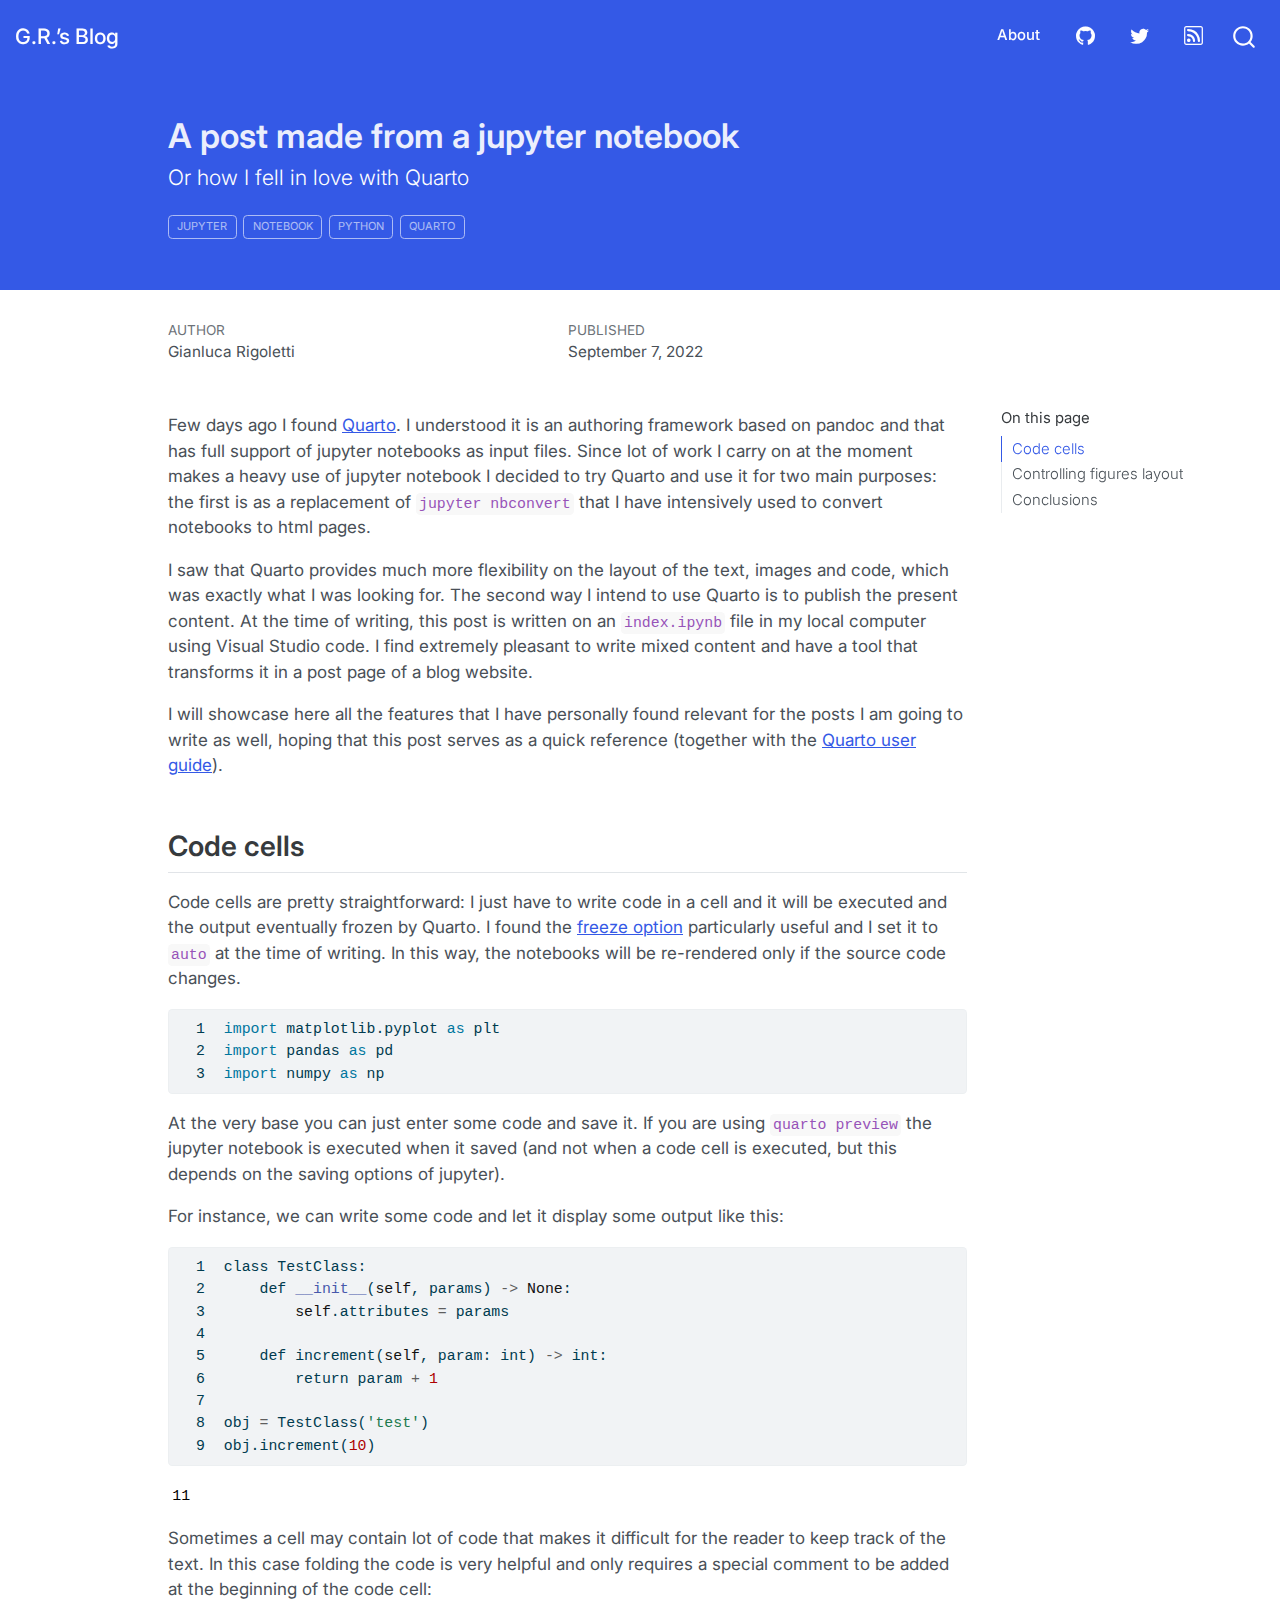
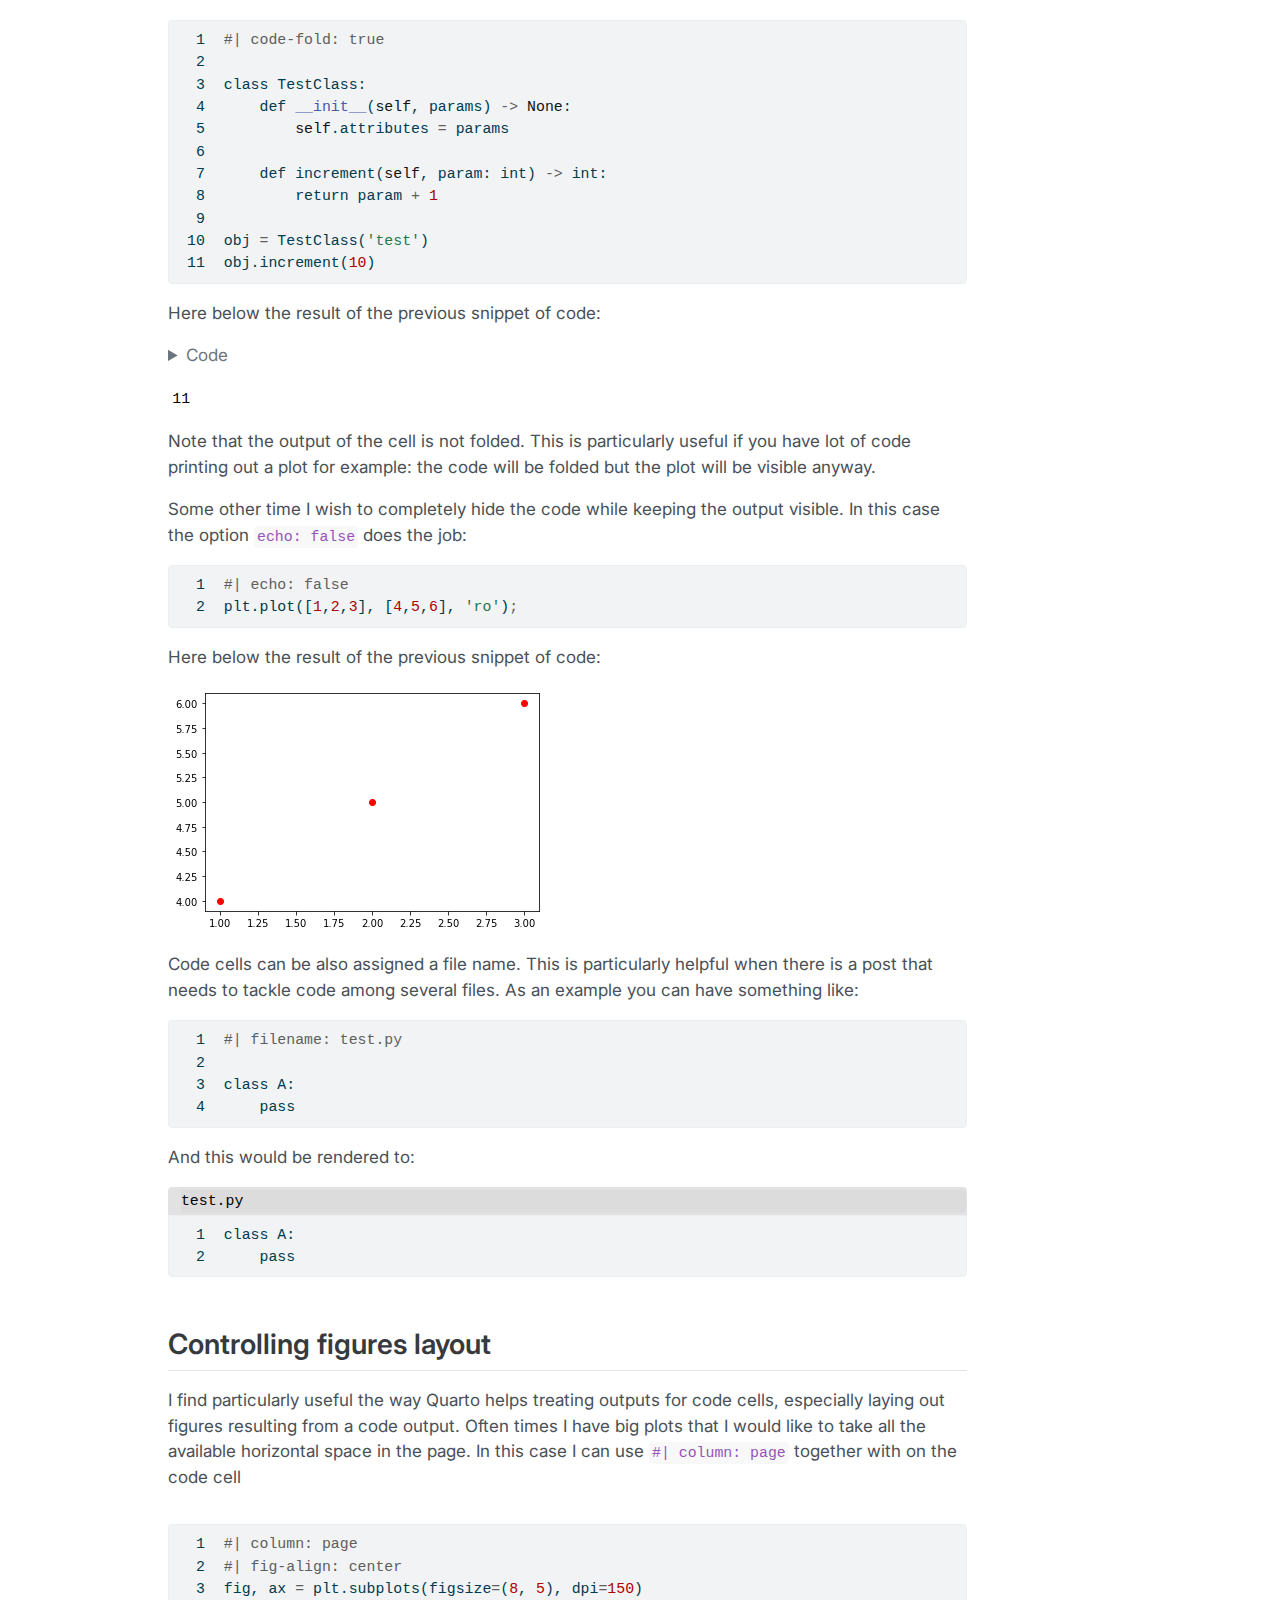
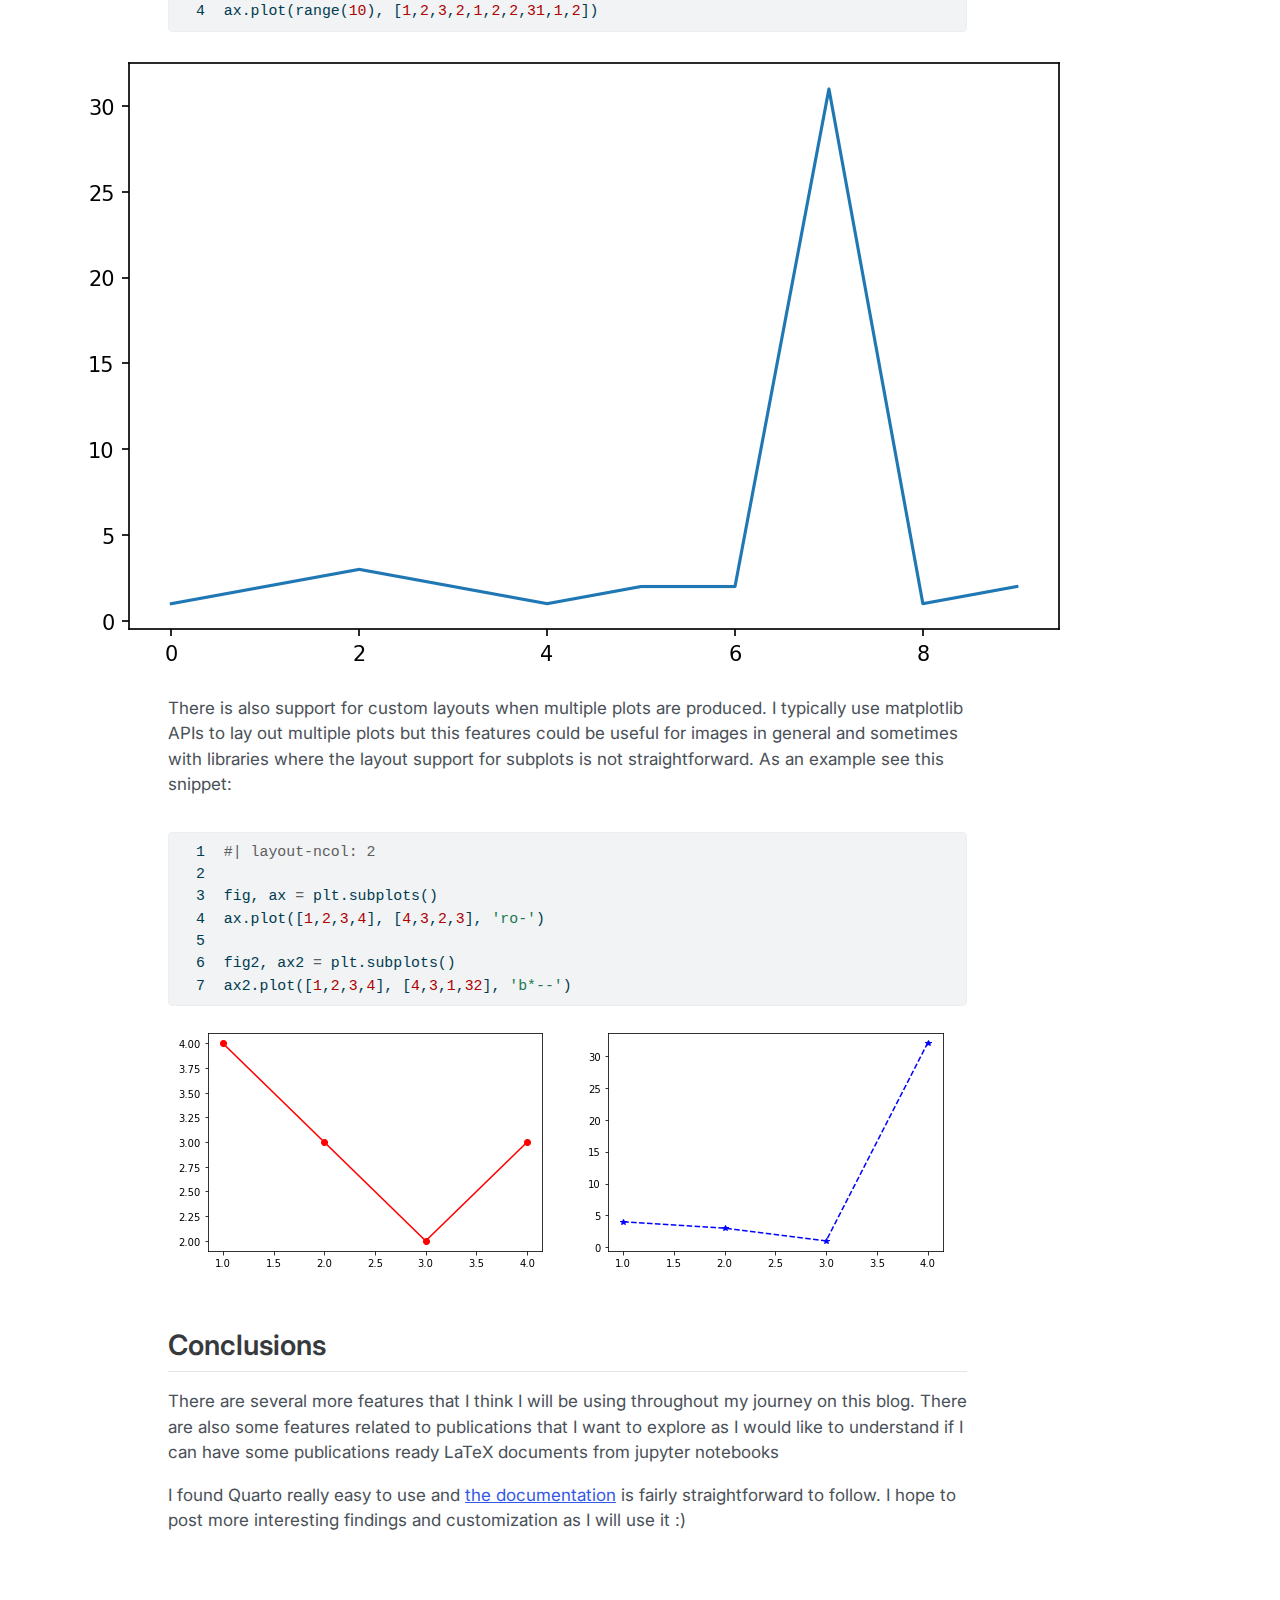
<file: docs/posts/a-post-with-jupyter-notebook/index.html>
<!DOCTYPE html>
<html xmlns="http://www.w3.org/1999/xhtml" lang="en" xml:lang="en"><head>

<meta charset="utf-8">
<meta name="generator" content="quarto-1.3.450">

<meta name="viewport" content="width=device-width, initial-scale=1.0, user-scalable=yes">

<meta name="author" content="Gianluca Rigoletti">
<meta name="dcterms.date" content="2022-09-07">

<title>G.R.’s Blog - A post made from a jupyter notebook</title>
<style>
code{white-space: pre-wrap;}
span.smallcaps{font-variant: small-caps;}
div.columns{display: flex; gap: min(4vw, 1.5em);}
div.column{flex: auto; overflow-x: auto;}
div.hanging-indent{margin-left: 1.5em; text-indent: -1.5em;}
ul.task-list{list-style: none;}
ul.task-list li input[type="checkbox"] {
  width: 0.8em;
  margin: 0 0.8em 0.2em -1em; /* quarto-specific, see https://github.com/quarto-dev/quarto-cli/issues/4556 */ 
  vertical-align: middle;
}
/* CSS for syntax highlighting */
pre > code.sourceCode { white-space: pre; position: relative; }
pre > code.sourceCode > span { display: inline-block; line-height: 1.25; }
pre > code.sourceCode > span:empty { height: 1.2em; }
.sourceCode { overflow: visible; }
code.sourceCode > span { color: inherit; text-decoration: inherit; }
div.sourceCode { margin: 1em 0; }
pre.sourceCode { margin: 0; }
@media screen {
div.sourceCode { overflow: auto; }
}
@media print {
pre > code.sourceCode { white-space: pre-wrap; }
pre > code.sourceCode > span { text-indent: -5em; padding-left: 5em; }
}
pre.numberSource code
  { counter-reset: source-line 0; }
pre.numberSource code > span
  { position: relative; left: -4em; counter-increment: source-line; }
pre.numberSource code > span > a:first-child::before
  { content: counter(source-line);
    position: relative; left: -1em; text-align: right; vertical-align: baseline;
    border: none; display: inline-block;
    -webkit-touch-callout: none; -webkit-user-select: none;
    -khtml-user-select: none; -moz-user-select: none;
    -ms-user-select: none; user-select: none;
    padding: 0 4px; width: 4em;
  }
pre.numberSource { margin-left: 3em;  padding-left: 4px; }
div.sourceCode
  {   }
@media screen {
pre > code.sourceCode > span > a:first-child::before { text-decoration: underline; }
}
</style>


<script src="../../site_libs/quarto-nav/quarto-nav.js"></script>
<script src="../../site_libs/quarto-nav/headroom.min.js"></script>
<script src="../../site_libs/clipboard/clipboard.min.js"></script>
<script src="../../site_libs/quarto-search/autocomplete.umd.js"></script>
<script src="../../site_libs/quarto-search/fuse.min.js"></script>
<script src="../../site_libs/quarto-search/quarto-search.js"></script>
<meta name="quarto:offset" content="../../">
<script src="../../site_libs/quarto-html/quarto.js"></script>
<script src="../../site_libs/quarto-html/popper.min.js"></script>
<script src="../../site_libs/quarto-html/tippy.umd.min.js"></script>
<script src="../../site_libs/quarto-html/anchor.min.js"></script>
<link href="../../site_libs/quarto-html/tippy.css" rel="stylesheet">
<link href="../../site_libs/quarto-html/quarto-syntax-highlighting.css" rel="stylesheet" id="quarto-text-highlighting-styles">
<script src="../../site_libs/bootstrap/bootstrap.min.js"></script>
<link href="../../site_libs/bootstrap/bootstrap-icons.css" rel="stylesheet">
<link href="../../site_libs/bootstrap/bootstrap.min.css" rel="stylesheet" id="quarto-bootstrap" data-mode="light">
<script id="quarto-search-options" type="application/json">{
  "location": "navbar",
  "copy-button": false,
  "collapse-after": 3,
  "panel-placement": "end",
  "type": "overlay",
  "limit": 20,
  "language": {
    "search-no-results-text": "No results",
    "search-matching-documents-text": "matching documents",
    "search-copy-link-title": "Copy link to search",
    "search-hide-matches-text": "Hide additional matches",
    "search-more-match-text": "more match in this document",
    "search-more-matches-text": "more matches in this document",
    "search-clear-button-title": "Clear",
    "search-detached-cancel-button-title": "Cancel",
    "search-submit-button-title": "Submit",
    "search-label": "Search"
  }
}</script>


<link rel="stylesheet" href="../../styles.css">
<meta property="og:title" content="G.R.’s Blog - A post made from a jupyter notebook">
<meta property="og:description" content="Or how I fell in love with Quarto">
<meta property="og:image" content="https://grigolet.github.io/posts/a-post-with-jupyter-notebook/index_files/figure-html/cell-5-output-1.png">
<meta property="og:site-name" content="G.R.'s Blog">
<meta property="og:image:height" content="248">
<meta property="og:image:width" content="378">
<meta name="twitter:title" content="G.R.’s Blog - A post made from a jupyter notebook">
<meta name="twitter:description" content="Or how I fell in love with Quarto">
<meta name="twitter:image" content="https://grigolet.github.io/posts/a-post-with-jupyter-notebook/index_files/figure-html/cell-5-output-1.png">
<meta name="twitter:image-height" content="248">
<meta name="twitter:image-width" content="378">
<meta name="twitter:card" content="summary_large_image">
</head>

<body class="nav-fixed">

<div id="quarto-search-results"></div>
  <header id="quarto-header" class="headroom fixed-top">
    <nav class="navbar navbar-expand-lg navbar-dark ">
      <div class="navbar-container container-fluid">
      <div class="navbar-brand-container">
    <a class="navbar-brand" href="../../index.html">
    <span class="navbar-title">G.R.’s Blog</span>
    </a>
  </div>
            <div id="quarto-search" class="" title="Search"></div>
          <button class="navbar-toggler" type="button" data-bs-toggle="collapse" data-bs-target="#navbarCollapse" aria-controls="navbarCollapse" aria-expanded="false" aria-label="Toggle navigation" onclick="if (window.quartoToggleHeadroom) { window.quartoToggleHeadroom(); }">
  <span class="navbar-toggler-icon"></span>
</button>
          <div class="collapse navbar-collapse" id="navbarCollapse">
            <ul class="navbar-nav navbar-nav-scroll ms-auto">
  <li class="nav-item">
    <a class="nav-link" href="../../about.html" rel="" target="">
 <span class="menu-text">About</span></a>
  </li>  
  <li class="nav-item compact">
    <a class="nav-link" href="https://github.com/grigolet" rel="" target=""><i class="bi bi-github" role="img">
</i> 
 <span class="menu-text"></span></a>
  </li>  
  <li class="nav-item compact">
    <a class="nav-link" href="https://twitter.com/gianrigoletti" rel="" target=""><i class="bi bi-twitter" role="img">
</i> 
 <span class="menu-text"></span></a>
  </li>  
  <li class="nav-item compact">
    <a class="nav-link" href="../../index.xml" rel="" target=""><i class="bi bi-rss" role="img">
</i> 
 <span class="menu-text"></span></a>
  </li>  
</ul>
            <div class="quarto-navbar-tools">
</div>
          </div> <!-- /navcollapse -->
      </div> <!-- /container-fluid -->
    </nav>
</header>
<!-- content -->
<header id="title-block-header" class="quarto-title-block default page-columns page-full">
  <div class="quarto-title-banner page-columns page-full">
    <div class="quarto-title column-body">
      <h1 class="title">A post made from a jupyter notebook</h1>
            <p class="subtitle lead">Or how I fell in love with Quarto</p>
                                <div class="quarto-categories">
                <div class="quarto-category">jupyter</div>
                <div class="quarto-category">notebook</div>
                <div class="quarto-category">python</div>
                <div class="quarto-category">quarto</div>
              </div>
                  </div>
  </div>
    
  
  <div class="quarto-title-meta">

      <div>
      <div class="quarto-title-meta-heading">Author</div>
      <div class="quarto-title-meta-contents">
               <p>Gianluca Rigoletti </p>
            </div>
    </div>
      
      <div>
      <div class="quarto-title-meta-heading">Published</div>
      <div class="quarto-title-meta-contents">
        <p class="date">September 7, 2022</p>
      </div>
    </div>
    
      
    </div>
    
  
  </header><div id="quarto-content" class="quarto-container page-columns page-rows-contents page-layout-article page-navbar">
<!-- sidebar -->
<!-- margin-sidebar -->
    <div id="quarto-margin-sidebar" class="sidebar margin-sidebar">
        <nav id="TOC" role="doc-toc" class="toc-active">
    <h2 id="toc-title">On this page</h2>
   
  <ul>
  <li><a href="#code-cells" id="toc-code-cells" class="nav-link active" data-scroll-target="#code-cells">Code cells</a></li>
  <li><a href="#controlling-figures-layout" id="toc-controlling-figures-layout" class="nav-link" data-scroll-target="#controlling-figures-layout">Controlling figures layout</a></li>
  <li><a href="#conclusions" id="toc-conclusions" class="nav-link" data-scroll-target="#conclusions">Conclusions</a></li>
  </ul>
</nav>
    </div>
<!-- main -->
<main class="content quarto-banner-title-block page-columns page-full" id="quarto-document-content">




<p>Few days ago I found <a href="https://quarto.org">Quarto</a>. I understood it is an authoring framework based on pandoc and that has full support of jupyter notebooks as input files. Since lot of work I carry on at the moment makes a heavy use of jupyter notebook I decided to try Quarto and use it for two main purposes: the first is as a replacement of <code>jupyter nbconvert</code> that I have intensively used to convert notebooks to html pages.</p>
<p>I saw that Quarto provides much more flexibility on the layout of the text, images and code, which was exactly what I was looking for. The second way I intend to use Quarto is to publish the present content. At the time of writing, this post is written on an <code>index.ipynb</code> file in my local computer using Visual Studio code. I find extremely pleasant to write mixed content and have a tool that transforms it in a post page of a blog website.</p>
<p>I will showcase here all the features that I have personally found relevant for the posts I am going to write as well, hoping that this post serves as a quick reference (together with the <a href="https://quarto.org/docs/guide/">Quarto user guide</a>).</p>
<section id="code-cells" class="level2">
<h2 class="anchored" data-anchor-id="code-cells">Code cells</h2>
<p>Code cells are pretty straightforward: I just have to write code in a cell and it will be executed and the output eventually frozen by Quarto. I found the <a href="https://quarto.org/docs/projects/code-execution.html#freeze">freeze option</a> particularly useful and I set it to <code>auto</code> at the time of writing. In this way, the notebooks will be re-rendered only if the source code changes.</p>
<div class="cell" data-execution_count="1">
<div class="sourceCode cell-code" id="cb1"><pre class="sourceCode numberSource python number-lines code-with-copy"><code class="sourceCode python"><span id="cb1-1"><a href="#cb1-1"></a><span class="im">import</span> matplotlib.pyplot <span class="im">as</span> plt</span>
<span id="cb1-2"><a href="#cb1-2"></a><span class="im">import</span> pandas <span class="im">as</span> pd </span>
<span id="cb1-3"><a href="#cb1-3"></a><span class="im">import</span> numpy <span class="im">as</span> np</span></code><button title="Copy to Clipboard" class="code-copy-button"><i class="bi"></i></button></pre></div>
</div>
<p>At the very base you can just enter some code and save it. If you are using <code>quarto preview</code> the jupyter notebook is executed when it saved (and not when a code cell is executed, but this depends on the saving options of jupyter).</p>
<p>For instance, we can write some code and let it display some output like this:</p>
<div class="cell" data-execution_count="2">
<div class="sourceCode cell-code" id="cb2"><pre class="sourceCode numberSource python number-lines code-with-copy"><code class="sourceCode python"><span id="cb2-1"><a href="#cb2-1"></a><span class="kw">class</span> TestClass:</span>
<span id="cb2-2"><a href="#cb2-2"></a>    <span class="kw">def</span> <span class="fu">__init__</span>(<span class="va">self</span>, params) <span class="op">-&gt;</span> <span class="va">None</span>:</span>
<span id="cb2-3"><a href="#cb2-3"></a>        <span class="va">self</span>.attributes <span class="op">=</span> params</span>
<span id="cb2-4"><a href="#cb2-4"></a>    </span>
<span id="cb2-5"><a href="#cb2-5"></a>    <span class="kw">def</span> increment(<span class="va">self</span>, param: <span class="bu">int</span>) <span class="op">-&gt;</span> <span class="bu">int</span>:</span>
<span id="cb2-6"><a href="#cb2-6"></a>        <span class="cf">return</span> param <span class="op">+</span> <span class="dv">1</span></span>
<span id="cb2-7"><a href="#cb2-7"></a></span>
<span id="cb2-8"><a href="#cb2-8"></a>obj <span class="op">=</span> TestClass(<span class="st">'test'</span>)</span>
<span id="cb2-9"><a href="#cb2-9"></a>obj.increment(<span class="dv">10</span>)</span></code><button title="Copy to Clipboard" class="code-copy-button"><i class="bi"></i></button></pre></div>
<div class="cell-output cell-output-display" data-execution_count="2">
<pre><code>11</code></pre>
</div>
</div>
<p>Sometimes a cell may contain lot of code that makes it difficult for the reader to keep track of the text. In this case folding the code is very helpful and only requires a special comment to be added at the beginning of the code cell:</p>
<div class="sourceCode" id="cb4"><pre class="sourceCode numberSource python number-lines code-with-copy"><code class="sourceCode python"><span id="cb4-1"><a href="#cb4-1"></a><span class="co">#| code-fold: true</span></span>
<span id="cb4-2"><a href="#cb4-2"></a></span>
<span id="cb4-3"><a href="#cb4-3"></a><span class="kw">class</span> TestClass:</span>
<span id="cb4-4"><a href="#cb4-4"></a>    <span class="kw">def</span> <span class="fu">__init__</span>(<span class="va">self</span>, params) <span class="op">-&gt;</span> <span class="va">None</span>:</span>
<span id="cb4-5"><a href="#cb4-5"></a>        <span class="va">self</span>.attributes <span class="op">=</span> params</span>
<span id="cb4-6"><a href="#cb4-6"></a>    </span>
<span id="cb4-7"><a href="#cb4-7"></a>    <span class="kw">def</span> increment(<span class="va">self</span>, param: <span class="bu">int</span>) <span class="op">-&gt;</span> <span class="bu">int</span>:</span>
<span id="cb4-8"><a href="#cb4-8"></a>        <span class="cf">return</span> param <span class="op">+</span> <span class="dv">1</span></span>
<span id="cb4-9"><a href="#cb4-9"></a></span>
<span id="cb4-10"><a href="#cb4-10"></a>obj <span class="op">=</span> TestClass(<span class="st">'test'</span>)</span>
<span id="cb4-11"><a href="#cb4-11"></a>obj.increment(<span class="dv">10</span>)</span></code><button title="Copy to Clipboard" class="code-copy-button"><i class="bi"></i></button></pre></div>
<p>Here below the result of the previous snippet of code:</p>
<div class="cell" data-execution_count="3">
<details>
<summary>Code</summary>
<div class="sourceCode cell-code" id="cb5"><pre class="sourceCode numberSource python number-lines code-with-copy"><code class="sourceCode python"><span id="cb5-1"><a href="#cb5-1"></a><span class="kw">class</span> TestClass:</span>
<span id="cb5-2"><a href="#cb5-2"></a>    <span class="kw">def</span> <span class="fu">__init__</span>(<span class="va">self</span>, params) <span class="op">-&gt;</span> <span class="va">None</span>:</span>
<span id="cb5-3"><a href="#cb5-3"></a>        <span class="va">self</span>.attributes <span class="op">=</span> params</span>
<span id="cb5-4"><a href="#cb5-4"></a>    </span>
<span id="cb5-5"><a href="#cb5-5"></a>    <span class="kw">def</span> increment(<span class="va">self</span>, param: <span class="bu">int</span>) <span class="op">-&gt;</span> <span class="bu">int</span>:</span>
<span id="cb5-6"><a href="#cb5-6"></a>        <span class="cf">return</span> param <span class="op">+</span> <span class="dv">1</span></span>
<span id="cb5-7"><a href="#cb5-7"></a></span>
<span id="cb5-8"><a href="#cb5-8"></a>obj <span class="op">=</span> TestClass(<span class="st">'test'</span>)</span>
<span id="cb5-9"><a href="#cb5-9"></a>obj.increment(<span class="dv">10</span>)</span></code><button title="Copy to Clipboard" class="code-copy-button"><i class="bi"></i></button></pre></div>
</details>
<div class="cell-output cell-output-display" data-execution_count="3">
<pre><code>11</code></pre>
</div>
</div>
<p>Note that the output of the cell is not folded. This is particularly useful if you have lot of code printing out a plot for example: the code will be folded but the plot will be visible anyway.</p>
<p>Some other time I wish to completely hide the code while keeping the output visible. In this case the option <code>echo: false</code> does the job:</p>
<div class="sourceCode" id="cb7"><pre class="sourceCode numberSource python number-lines code-with-copy"><code class="sourceCode python"><span id="cb7-1"><a href="#cb7-1"></a><span class="co">#| echo: false</span></span>
<span id="cb7-2"><a href="#cb7-2"></a>plt.plot([<span class="dv">1</span>,<span class="dv">2</span>,<span class="dv">3</span>], [<span class="dv">4</span>,<span class="dv">5</span>,<span class="dv">6</span>], <span class="st">'ro'</span>)<span class="op">;</span></span></code><button title="Copy to Clipboard" class="code-copy-button"><i class="bi"></i></button></pre></div>
<p>Here below the result of the previous snippet of code:</p>
<div class="cell" data-execution_count="4">
<div class="cell-output cell-output-display">
<p><img src="index_files/figure-html/cell-5-output-1.png" class="img-fluid"></p>
</div>
</div>
<p>Code cells can be also assigned a file name. This is particularly helpful when there is a post that needs to tackle code among several files. As an example you can have something like:</p>
<div class="sourceCode" id="cb8"><pre class="sourceCode numberSource python number-lines code-with-copy"><code class="sourceCode python"><span id="cb8-1"><a href="#cb8-1"></a><span class="co">#| filename: test.py</span></span>
<span id="cb8-2"><a href="#cb8-2"></a></span>
<span id="cb8-3"><a href="#cb8-3"></a><span class="kw">class</span> A:</span>
<span id="cb8-4"><a href="#cb8-4"></a>    <span class="cf">pass</span></span></code><button title="Copy to Clipboard" class="code-copy-button"><i class="bi"></i></button></pre></div>
<p>And this would be rendered to:</p>
<div class="cell" data-execution_count="5">
<div class="code-with-filename">
<div class="code-with-filename-file">
<pre><strong>test.py</strong></pre>
</div>
<div class="sourceCode cell-code" id="cb9"><pre class="sourceCode numberSource python number-lines code-with-copy"><code class="sourceCode python"><span id="cb9-1"><a href="#cb9-1"></a><span class="kw">class</span> A:</span>
<span id="cb9-2"><a href="#cb9-2"></a>    <span class="cf">pass</span></span></code><button title="Copy to Clipboard" class="code-copy-button"><i class="bi"></i></button></pre></div>
</div>
</div>
</section>
<section id="controlling-figures-layout" class="level2 page-columns page-full">
<h2 class="anchored" data-anchor-id="controlling-figures-layout">Controlling figures layout</h2>
<p>I find particularly useful the way Quarto helps treating outputs for code cells, especially laying out figures resulting from a code output. Often times I have big plots that I would like to take all the available horizontal space in the page. In this case I can use <code>#| column: page</code> together with on the code cell</p>
<div class="sourceCode" id="cb10"><pre class="sourceCode numberSource python number-lines code-with-copy"><code class="sourceCode python"><span id="cb10-1"><a href="#cb10-1"></a><span class="co">#| column: page</span></span>
<span id="cb10-2"><a href="#cb10-2"></a><span class="co">#| fig-align: center</span></span>
<span id="cb10-3"><a href="#cb10-3"></a>fig, ax <span class="op">=</span> plt.subplots(figsize<span class="op">=</span>(<span class="dv">8</span>, <span class="dv">5</span>), dpi<span class="op">=</span><span class="dv">150</span>)</span>
<span id="cb10-4"><a href="#cb10-4"></a>ax.plot(<span class="bu">range</span>(<span class="dv">10</span>), [<span class="dv">1</span>,<span class="dv">2</span>,<span class="dv">3</span>,<span class="dv">2</span>,<span class="dv">1</span>,<span class="dv">2</span>,<span class="dv">2</span>,<span class="dv">31</span>,<span class="dv">1</span>,<span class="dv">2</span>])</span></code><button title="Copy to Clipboard" class="code-copy-button"><i class="bi"></i></button></pre></div>
<div class="cell page-columns page-full" data-execution_count="7">
<div class="cell-output cell-output-display column-page">
<p><img src="index_files/figure-html/cell-7-output-1.png" class="img-fluid"></p>
</div>
</div>
<p>There is also support for custom layouts when multiple plots are produced. I typically use matplotlib APIs to lay out multiple plots but this features could be useful for images in general and sometimes with libraries where the layout support for subplots is not straightforward. As an example see this snippet:</p>
<div class="sourceCode" id="cb11"><pre class="sourceCode numberSource python number-lines code-with-copy"><code class="sourceCode python"><span id="cb11-1"><a href="#cb11-1"></a><span class="co">#| layout-ncol: 2</span></span>
<span id="cb11-2"><a href="#cb11-2"></a></span>
<span id="cb11-3"><a href="#cb11-3"></a>fig, ax <span class="op">=</span> plt.subplots()</span>
<span id="cb11-4"><a href="#cb11-4"></a>ax.plot([<span class="dv">1</span>,<span class="dv">2</span>,<span class="dv">3</span>,<span class="dv">4</span>], [<span class="dv">4</span>,<span class="dv">3</span>,<span class="dv">2</span>,<span class="dv">3</span>], <span class="st">'ro-'</span>)</span>
<span id="cb11-5"><a href="#cb11-5"></a></span>
<span id="cb11-6"><a href="#cb11-6"></a>fig2, ax2 <span class="op">=</span> plt.subplots()</span>
<span id="cb11-7"><a href="#cb11-7"></a>ax2.plot([<span class="dv">1</span>,<span class="dv">2</span>,<span class="dv">3</span>,<span class="dv">4</span>], [<span class="dv">4</span>,<span class="dv">3</span>,<span class="dv">1</span>,<span class="dv">32</span>], <span class="st">'b*--'</span>)</span></code><button title="Copy to Clipboard" class="code-copy-button"><i class="bi"></i></button></pre></div>
<div class="cell quarto-layout-panel" data-execution_count="23">
<div class="quarto-layout-row quarto-layout-valign-top">
<div class="cell-output cell-output-display quarto-layout-cell" style="flex-basis: 50.0%;justify-content: center;">
<p><img src="index_files/figure-html/cell-8-output-1.png" class="img-fluid"></p>
</div>
<div class="cell-output cell-output-display quarto-layout-cell" style="flex-basis: 50.0%;justify-content: center;">
<p><img src="index_files/figure-html/cell-8-output-2.png" class="img-fluid"></p>
</div>
</div>
</div>
</section>
<section id="conclusions" class="level2">
<h2 class="anchored" data-anchor-id="conclusions">Conclusions</h2>
<p>There are several more features that I think I will be using throughout my journey on this blog. There are also some features related to publications that I want to explore as I would like to understand if I can have some publications ready LaTeX documents from jupyter notebooks</p>
<p>I found Quarto really easy to use and <a href="https://quarto.org/docs/guide/">the documentation</a> is fairly straightforward to follow. I hope to post more interesting findings and customization as I will use it :)</p>


</section>

</main> <!-- /main -->
<script id="quarto-html-after-body" type="application/javascript">
window.document.addEventListener("DOMContentLoaded", function (event) {
  const toggleBodyColorMode = (bsSheetEl) => {
    const mode = bsSheetEl.getAttribute("data-mode");
    const bodyEl = window.document.querySelector("body");
    if (mode === "dark") {
      bodyEl.classList.add("quarto-dark");
      bodyEl.classList.remove("quarto-light");
    } else {
      bodyEl.classList.add("quarto-light");
      bodyEl.classList.remove("quarto-dark");
    }
  }
  const toggleBodyColorPrimary = () => {
    const bsSheetEl = window.document.querySelector("link#quarto-bootstrap");
    if (bsSheetEl) {
      toggleBodyColorMode(bsSheetEl);
    }
  }
  toggleBodyColorPrimary();  
  const icon = "";
  const anchorJS = new window.AnchorJS();
  anchorJS.options = {
    placement: 'right',
    icon: icon
  };
  anchorJS.add('.anchored');
  const isCodeAnnotation = (el) => {
    for (const clz of el.classList) {
      if (clz.startsWith('code-annotation-')) {                     
        return true;
      }
    }
    return false;
  }
  const clipboard = new window.ClipboardJS('.code-copy-button', {
    text: function(trigger) {
      const codeEl = trigger.previousElementSibling.cloneNode(true);
      for (const childEl of codeEl.children) {
        if (isCodeAnnotation(childEl)) {
          childEl.remove();
        }
      }
      return codeEl.innerText;
    }
  });
  clipboard.on('success', function(e) {
    // button target
    const button = e.trigger;
    // don't keep focus
    button.blur();
    // flash "checked"
    button.classList.add('code-copy-button-checked');
    var currentTitle = button.getAttribute("title");
    button.setAttribute("title", "Copied!");
    let tooltip;
    if (window.bootstrap) {
      button.setAttribute("data-bs-toggle", "tooltip");
      button.setAttribute("data-bs-placement", "left");
      button.setAttribute("data-bs-title", "Copied!");
      tooltip = new bootstrap.Tooltip(button, 
        { trigger: "manual", 
          customClass: "code-copy-button-tooltip",
          offset: [0, -8]});
      tooltip.show();    
    }
    setTimeout(function() {
      if (tooltip) {
        tooltip.hide();
        button.removeAttribute("data-bs-title");
        button.removeAttribute("data-bs-toggle");
        button.removeAttribute("data-bs-placement");
      }
      button.setAttribute("title", currentTitle);
      button.classList.remove('code-copy-button-checked');
    }, 1000);
    // clear code selection
    e.clearSelection();
  });
  function tippyHover(el, contentFn) {
    const config = {
      allowHTML: true,
      content: contentFn,
      maxWidth: 500,
      delay: 100,
      arrow: false,
      appendTo: function(el) {
          return el.parentElement;
      },
      interactive: true,
      interactiveBorder: 10,
      theme: 'quarto',
      placement: 'bottom-start'
    };
    window.tippy(el, config); 
  }
  const noterefs = window.document.querySelectorAll('a[role="doc-noteref"]');
  for (var i=0; i<noterefs.length; i++) {
    const ref = noterefs[i];
    tippyHover(ref, function() {
      // use id or data attribute instead here
      let href = ref.getAttribute('data-footnote-href') || ref.getAttribute('href');
      try { href = new URL(href).hash; } catch {}
      const id = href.replace(/^#\/?/, "");
      const note = window.document.getElementById(id);
      return note.innerHTML;
    });
  }
      let selectedAnnoteEl;
      const selectorForAnnotation = ( cell, annotation) => {
        let cellAttr = 'data-code-cell="' + cell + '"';
        let lineAttr = 'data-code-annotation="' +  annotation + '"';
        const selector = 'span[' + cellAttr + '][' + lineAttr + ']';
        return selector;
      }
      const selectCodeLines = (annoteEl) => {
        const doc = window.document;
        const targetCell = annoteEl.getAttribute("data-target-cell");
        const targetAnnotation = annoteEl.getAttribute("data-target-annotation");
        const annoteSpan = window.document.querySelector(selectorForAnnotation(targetCell, targetAnnotation));
        const lines = annoteSpan.getAttribute("data-code-lines").split(",");
        const lineIds = lines.map((line) => {
          return targetCell + "-" + line;
        })
        let top = null;
        let height = null;
        let parent = null;
        if (lineIds.length > 0) {
            //compute the position of the single el (top and bottom and make a div)
            const el = window.document.getElementById(lineIds[0]);
            top = el.offsetTop;
            height = el.offsetHeight;
            parent = el.parentElement.parentElement;
          if (lineIds.length > 1) {
            const lastEl = window.document.getElementById(lineIds[lineIds.length - 1]);
            const bottom = lastEl.offsetTop + lastEl.offsetHeight;
            height = bottom - top;
          }
          if (top !== null && height !== null && parent !== null) {
            // cook up a div (if necessary) and position it 
            let div = window.document.getElementById("code-annotation-line-highlight");
            if (div === null) {
              div = window.document.createElement("div");
              div.setAttribute("id", "code-annotation-line-highlight");
              div.style.position = 'absolute';
              parent.appendChild(div);
            }
            div.style.top = top - 2 + "px";
            div.style.height = height + 4 + "px";
            let gutterDiv = window.document.getElementById("code-annotation-line-highlight-gutter");
            if (gutterDiv === null) {
              gutterDiv = window.document.createElement("div");
              gutterDiv.setAttribute("id", "code-annotation-line-highlight-gutter");
              gutterDiv.style.position = 'absolute';
              const codeCell = window.document.getElementById(targetCell);
              const gutter = codeCell.querySelector('.code-annotation-gutter');
              gutter.appendChild(gutterDiv);
            }
            gutterDiv.style.top = top - 2 + "px";
            gutterDiv.style.height = height + 4 + "px";
          }
          selectedAnnoteEl = annoteEl;
        }
      };
      const unselectCodeLines = () => {
        const elementsIds = ["code-annotation-line-highlight", "code-annotation-line-highlight-gutter"];
        elementsIds.forEach((elId) => {
          const div = window.document.getElementById(elId);
          if (div) {
            div.remove();
          }
        });
        selectedAnnoteEl = undefined;
      };
      // Attach click handler to the DT
      const annoteDls = window.document.querySelectorAll('dt[data-target-cell]');
      for (const annoteDlNode of annoteDls) {
        annoteDlNode.addEventListener('click', (event) => {
          const clickedEl = event.target;
          if (clickedEl !== selectedAnnoteEl) {
            unselectCodeLines();
            const activeEl = window.document.querySelector('dt[data-target-cell].code-annotation-active');
            if (activeEl) {
              activeEl.classList.remove('code-annotation-active');
            }
            selectCodeLines(clickedEl);
            clickedEl.classList.add('code-annotation-active');
          } else {
            // Unselect the line
            unselectCodeLines();
            clickedEl.classList.remove('code-annotation-active');
          }
        });
      }
  const findCites = (el) => {
    const parentEl = el.parentElement;
    if (parentEl) {
      const cites = parentEl.dataset.cites;
      if (cites) {
        return {
          el,
          cites: cites.split(' ')
        };
      } else {
        return findCites(el.parentElement)
      }
    } else {
      return undefined;
    }
  };
  var bibliorefs = window.document.querySelectorAll('a[role="doc-biblioref"]');
  for (var i=0; i<bibliorefs.length; i++) {
    const ref = bibliorefs[i];
    const citeInfo = findCites(ref);
    if (citeInfo) {
      tippyHover(citeInfo.el, function() {
        var popup = window.document.createElement('div');
        citeInfo.cites.forEach(function(cite) {
          var citeDiv = window.document.createElement('div');
          citeDiv.classList.add('hanging-indent');
          citeDiv.classList.add('csl-entry');
          var biblioDiv = window.document.getElementById('ref-' + cite);
          if (biblioDiv) {
            citeDiv.innerHTML = biblioDiv.innerHTML;
          }
          popup.appendChild(citeDiv);
        });
        return popup.innerHTML;
      });
    }
  }
});
</script>
<script src="https://giscus.app/client.js" data-repo="grigolet/blog-comments" data-repo-id="R_kgDOH9KztA" data-category="General" data-category-id="DIC_kwDOH9KztM4CRSJC" data-mapping="title" data-reactions-enabled="1" data-emit-metadata="0" data-input-position="top" data-theme="light" data-lang="en" crossorigin="anonymous" async="">
</script>
</div> <!-- /content -->



</body></html>
</file>
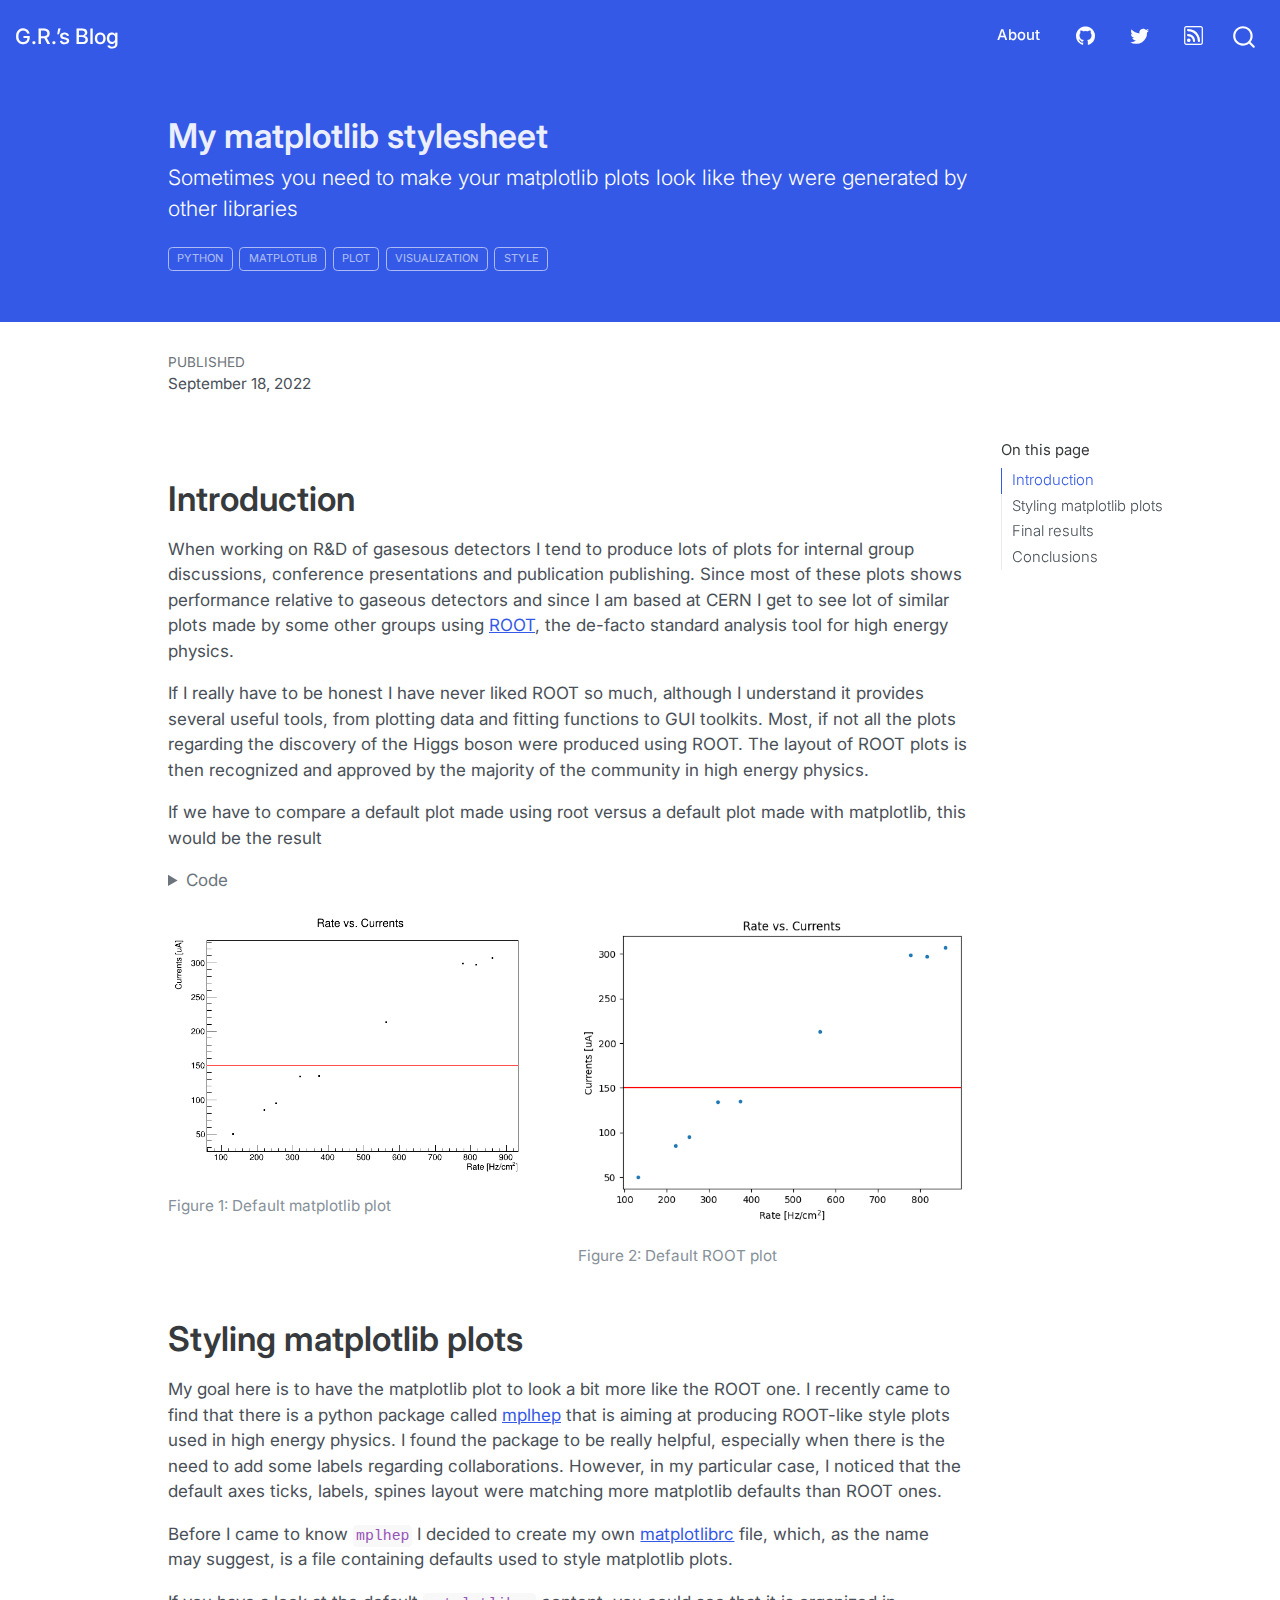
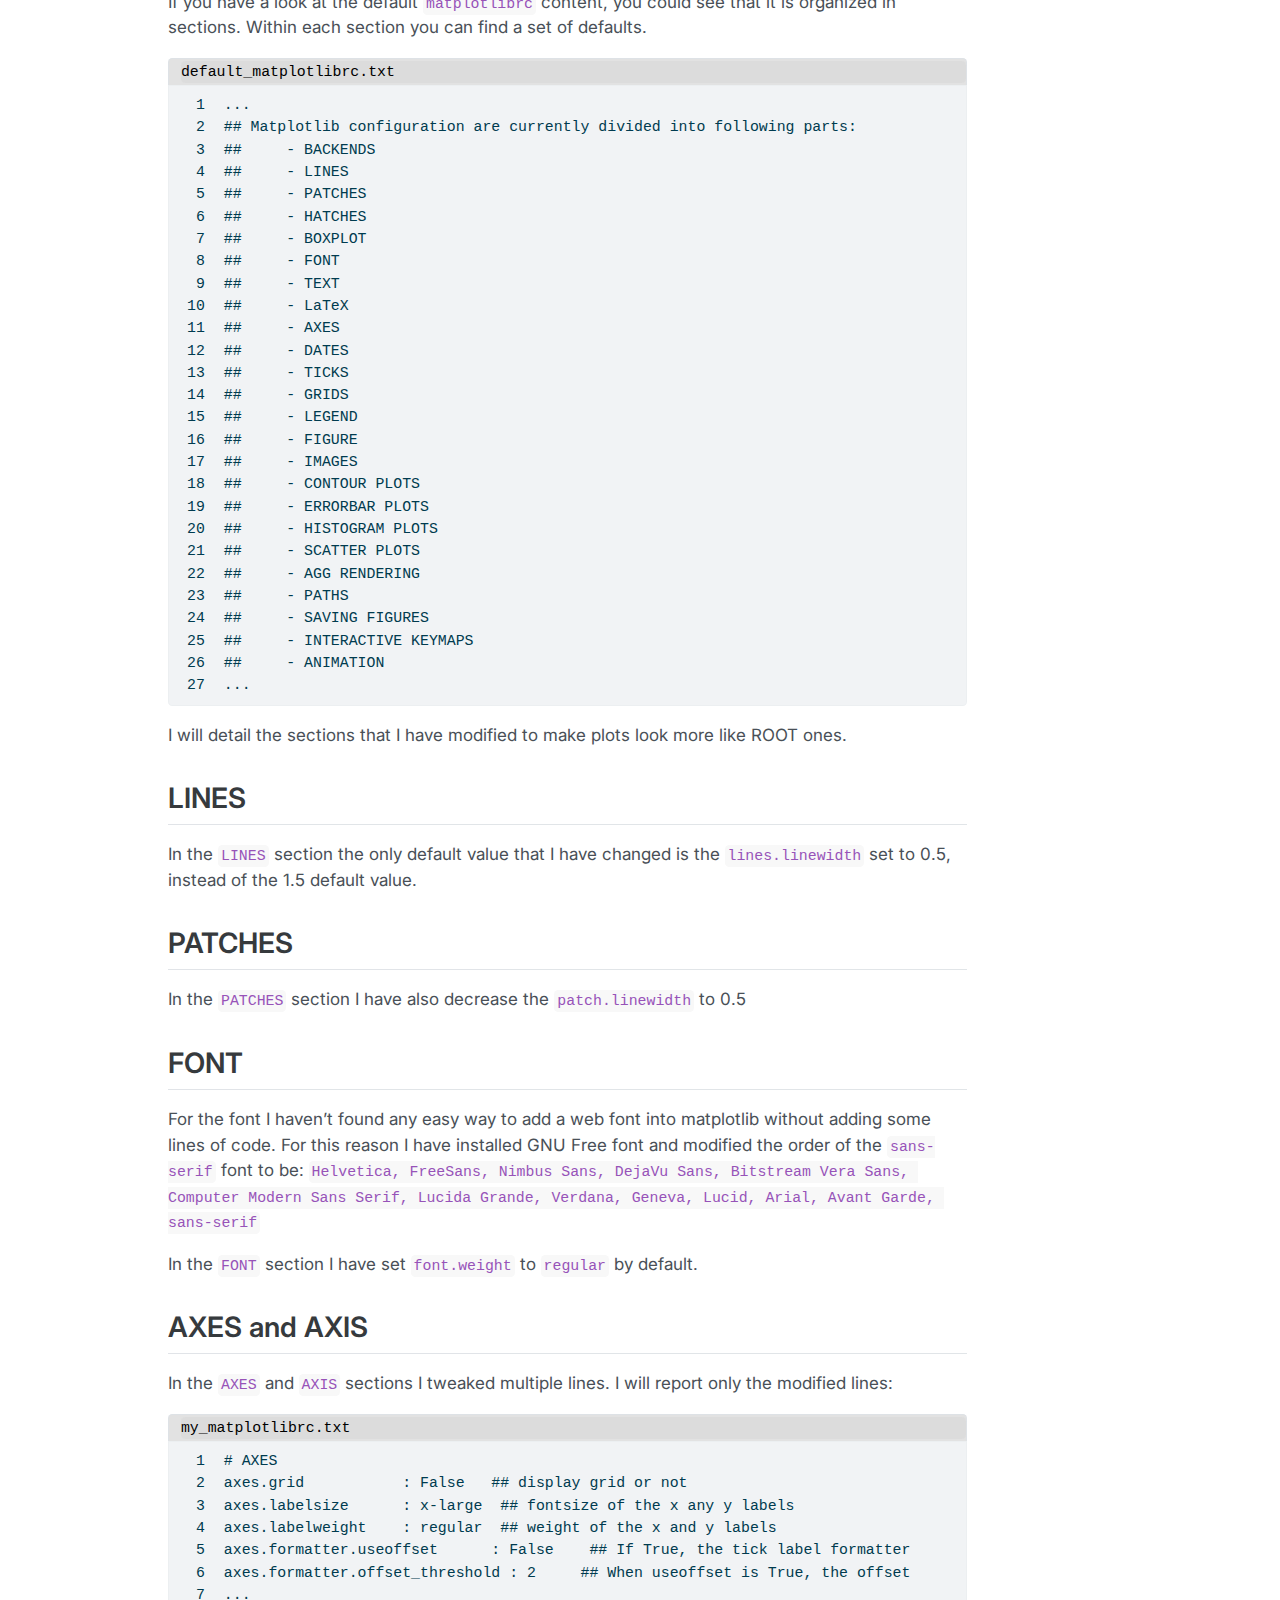
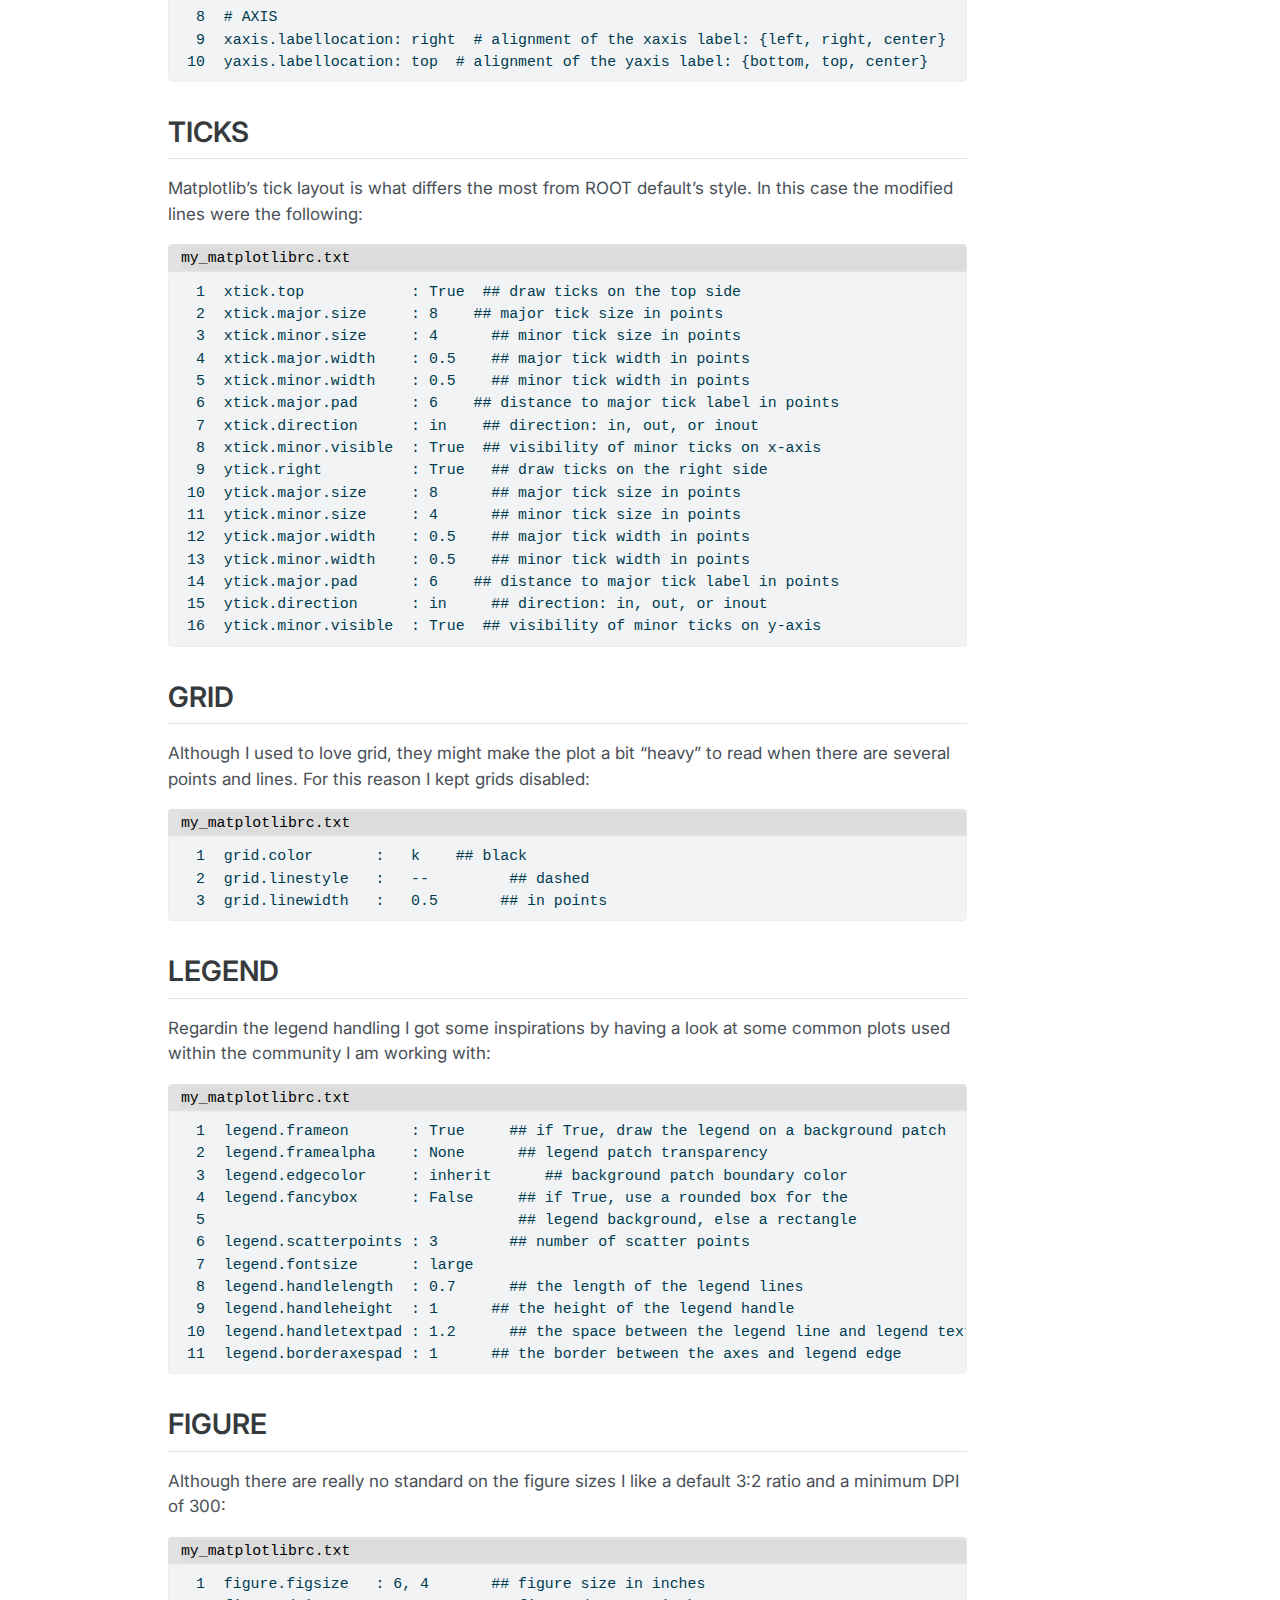
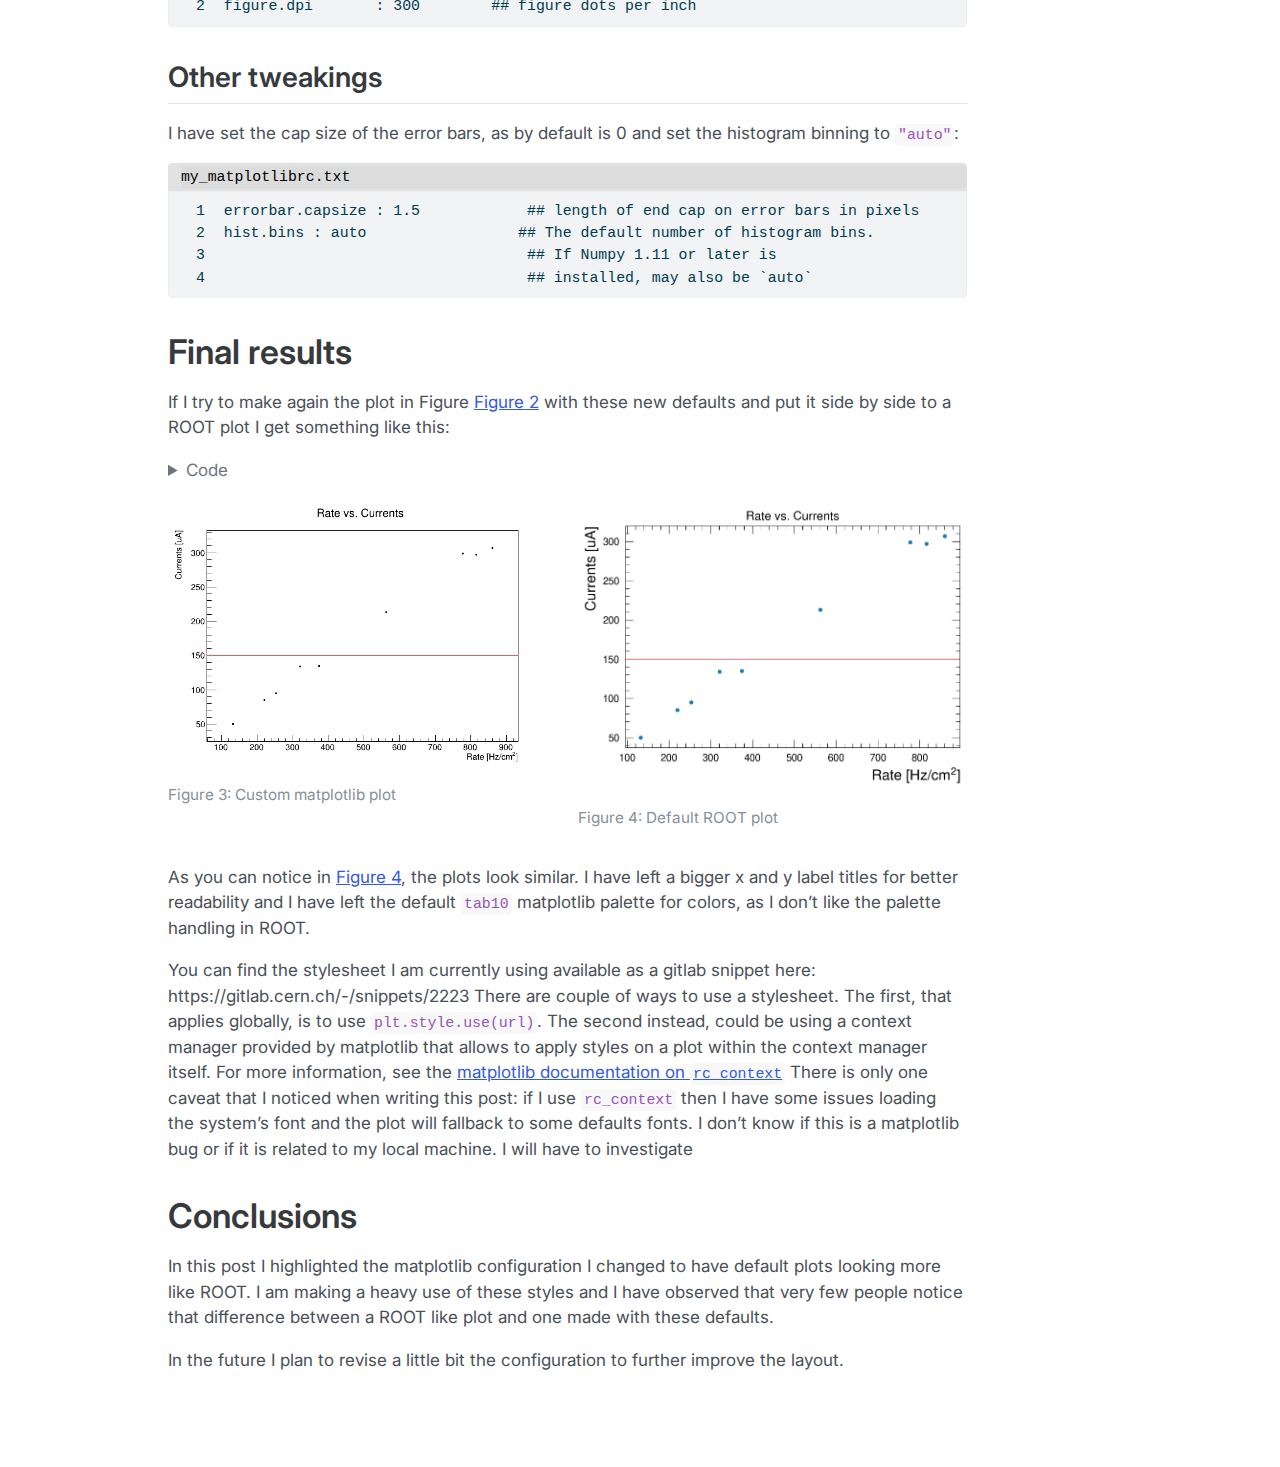
<file: docs/posts/my-matplotlib-stylesheet/index.html>
<!DOCTYPE html>
<html xmlns="http://www.w3.org/1999/xhtml" lang="en" xml:lang="en"><head>

<meta charset="utf-8">
<meta name="generator" content="quarto-1.3.450">

<meta name="viewport" content="width=device-width, initial-scale=1.0, user-scalable=yes">

<meta name="dcterms.date" content="2022-09-18">

<title>G.R.’s Blog - My matplotlib stylesheet</title>
<style>
code{white-space: pre-wrap;}
span.smallcaps{font-variant: small-caps;}
div.columns{display: flex; gap: min(4vw, 1.5em);}
div.column{flex: auto; overflow-x: auto;}
div.hanging-indent{margin-left: 1.5em; text-indent: -1.5em;}
ul.task-list{list-style: none;}
ul.task-list li input[type="checkbox"] {
  width: 0.8em;
  margin: 0 0.8em 0.2em -1em; /* quarto-specific, see https://github.com/quarto-dev/quarto-cli/issues/4556 */ 
  vertical-align: middle;
}
/* CSS for syntax highlighting */
pre > code.sourceCode { white-space: pre; position: relative; }
pre > code.sourceCode > span { display: inline-block; line-height: 1.25; }
pre > code.sourceCode > span:empty { height: 1.2em; }
.sourceCode { overflow: visible; }
code.sourceCode > span { color: inherit; text-decoration: inherit; }
div.sourceCode { margin: 1em 0; }
pre.sourceCode { margin: 0; }
@media screen {
div.sourceCode { overflow: auto; }
}
@media print {
pre > code.sourceCode { white-space: pre-wrap; }
pre > code.sourceCode > span { text-indent: -5em; padding-left: 5em; }
}
pre.numberSource code
  { counter-reset: source-line 0; }
pre.numberSource code > span
  { position: relative; left: -4em; counter-increment: source-line; }
pre.numberSource code > span > a:first-child::before
  { content: counter(source-line);
    position: relative; left: -1em; text-align: right; vertical-align: baseline;
    border: none; display: inline-block;
    -webkit-touch-callout: none; -webkit-user-select: none;
    -khtml-user-select: none; -moz-user-select: none;
    -ms-user-select: none; user-select: none;
    padding: 0 4px; width: 4em;
  }
pre.numberSource { margin-left: 3em;  padding-left: 4px; }
div.sourceCode
  {   }
@media screen {
pre > code.sourceCode > span > a:first-child::before { text-decoration: underline; }
}
</style>


<script src="../../site_libs/quarto-nav/quarto-nav.js"></script>
<script src="../../site_libs/quarto-nav/headroom.min.js"></script>
<script src="../../site_libs/clipboard/clipboard.min.js"></script>
<script src="../../site_libs/quarto-search/autocomplete.umd.js"></script>
<script src="../../site_libs/quarto-search/fuse.min.js"></script>
<script src="../../site_libs/quarto-search/quarto-search.js"></script>
<meta name="quarto:offset" content="../../">
<script src="../../site_libs/quarto-html/quarto.js"></script>
<script src="../../site_libs/quarto-html/popper.min.js"></script>
<script src="../../site_libs/quarto-html/tippy.umd.min.js"></script>
<script src="../../site_libs/quarto-html/anchor.min.js"></script>
<link href="../../site_libs/quarto-html/tippy.css" rel="stylesheet">
<link href="../../site_libs/quarto-html/quarto-syntax-highlighting.css" rel="stylesheet" id="quarto-text-highlighting-styles">
<script src="../../site_libs/bootstrap/bootstrap.min.js"></script>
<link href="../../site_libs/bootstrap/bootstrap-icons.css" rel="stylesheet">
<link href="../../site_libs/bootstrap/bootstrap.min.css" rel="stylesheet" id="quarto-bootstrap" data-mode="light">
<script id="quarto-search-options" type="application/json">{
  "location": "navbar",
  "copy-button": false,
  "collapse-after": 3,
  "panel-placement": "end",
  "type": "overlay",
  "limit": 20,
  "language": {
    "search-no-results-text": "No results",
    "search-matching-documents-text": "matching documents",
    "search-copy-link-title": "Copy link to search",
    "search-hide-matches-text": "Hide additional matches",
    "search-more-match-text": "more match in this document",
    "search-more-matches-text": "more matches in this document",
    "search-clear-button-title": "Clear",
    "search-detached-cancel-button-title": "Cancel",
    "search-submit-button-title": "Submit",
    "search-label": "Search"
  }
}</script>


<link rel="stylesheet" href="../../styles.css">
<meta property="og:title" content="G.R.’s Blog - My matplotlib stylesheet">
<meta property="og:description" content="Sometimes you need to make your matplotlib plots look like they were generated by other libraries">
<meta property="og:image" content="https://grigolet.github.io/posts/my-matplotlib-stylesheet/preview.png">
<meta property="og:site-name" content="G.R.'s Blog">
<meta property="og:image:height" content="1197">
<meta property="og:image:width" content="1622">
<meta name="twitter:title" content="G.R.’s Blog - My matplotlib stylesheet">
<meta name="twitter:description" content="Sometimes you need to make your matplotlib plots look like they were generated by other libraries">
<meta name="twitter:image" content="https://grigolet.github.io/posts/my-matplotlib-stylesheet/preview.png">
<meta name="twitter:image-height" content="1197">
<meta name="twitter:image-width" content="1622">
<meta name="twitter:card" content="summary_large_image">
</head>

<body class="nav-fixed">

<div id="quarto-search-results"></div>
  <header id="quarto-header" class="headroom fixed-top">
    <nav class="navbar navbar-expand-lg navbar-dark ">
      <div class="navbar-container container-fluid">
      <div class="navbar-brand-container">
    <a class="navbar-brand" href="../../index.html">
    <span class="navbar-title">G.R.’s Blog</span>
    </a>
  </div>
            <div id="quarto-search" class="" title="Search"></div>
          <button class="navbar-toggler" type="button" data-bs-toggle="collapse" data-bs-target="#navbarCollapse" aria-controls="navbarCollapse" aria-expanded="false" aria-label="Toggle navigation" onclick="if (window.quartoToggleHeadroom) { window.quartoToggleHeadroom(); }">
  <span class="navbar-toggler-icon"></span>
</button>
          <div class="collapse navbar-collapse" id="navbarCollapse">
            <ul class="navbar-nav navbar-nav-scroll ms-auto">
  <li class="nav-item">
    <a class="nav-link" href="../../about.html" rel="" target="">
 <span class="menu-text">About</span></a>
  </li>  
  <li class="nav-item compact">
    <a class="nav-link" href="https://github.com/grigolet" rel="" target=""><i class="bi bi-github" role="img">
</i> 
 <span class="menu-text"></span></a>
  </li>  
  <li class="nav-item compact">
    <a class="nav-link" href="https://twitter.com/gianrigoletti" rel="" target=""><i class="bi bi-twitter" role="img">
</i> 
 <span class="menu-text"></span></a>
  </li>  
  <li class="nav-item compact">
    <a class="nav-link" href="../../index.xml" rel="" target=""><i class="bi bi-rss" role="img">
</i> 
 <span class="menu-text"></span></a>
  </li>  
</ul>
            <div class="quarto-navbar-tools">
</div>
          </div> <!-- /navcollapse -->
      </div> <!-- /container-fluid -->
    </nav>
</header>
<!-- content -->
<header id="title-block-header" class="quarto-title-block default page-columns page-full">
  <div class="quarto-title-banner page-columns page-full">
    <div class="quarto-title column-body">
      <h1 class="title">My matplotlib stylesheet</h1>
            <p class="subtitle lead">Sometimes you need to make your matplotlib plots look like they were generated by other libraries</p>
                                <div class="quarto-categories">
                <div class="quarto-category">python</div>
                <div class="quarto-category">matplotlib</div>
                <div class="quarto-category">plot</div>
                <div class="quarto-category">visualization</div>
                <div class="quarto-category">style</div>
              </div>
                  </div>
  </div>
    
  
  <div class="quarto-title-meta">

      
      <div>
      <div class="quarto-title-meta-heading">Published</div>
      <div class="quarto-title-meta-contents">
        <p class="date">September 18, 2022</p>
      </div>
    </div>
    
      
    </div>
    
  
  </header><div id="quarto-content" class="quarto-container page-columns page-rows-contents page-layout-article page-navbar">
<!-- sidebar -->
<!-- margin-sidebar -->
    <div id="quarto-margin-sidebar" class="sidebar margin-sidebar">
        <nav id="TOC" role="doc-toc" class="toc-active">
    <h2 id="toc-title">On this page</h2>
   
  <ul>
  <li><a href="#introduction" id="toc-introduction" class="nav-link active" data-scroll-target="#introduction">Introduction</a></li>
  <li><a href="#styling-matplotlib-plots" id="toc-styling-matplotlib-plots" class="nav-link" data-scroll-target="#styling-matplotlib-plots">Styling matplotlib plots</a>
  <ul class="collapse">
  <li><a href="#lines" id="toc-lines" class="nav-link" data-scroll-target="#lines">LINES</a></li>
  <li><a href="#patches" id="toc-patches" class="nav-link" data-scroll-target="#patches">PATCHES</a></li>
  <li><a href="#font" id="toc-font" class="nav-link" data-scroll-target="#font">FONT</a></li>
  <li><a href="#axes-and-axis" id="toc-axes-and-axis" class="nav-link" data-scroll-target="#axes-and-axis">AXES and AXIS</a></li>
  <li><a href="#ticks" id="toc-ticks" class="nav-link" data-scroll-target="#ticks">TICKS</a></li>
  <li><a href="#grid" id="toc-grid" class="nav-link" data-scroll-target="#grid">GRID</a></li>
  <li><a href="#legend" id="toc-legend" class="nav-link" data-scroll-target="#legend">LEGEND</a></li>
  <li><a href="#figure" id="toc-figure" class="nav-link" data-scroll-target="#figure">FIGURE</a></li>
  <li><a href="#other-tweakings" id="toc-other-tweakings" class="nav-link" data-scroll-target="#other-tweakings">Other tweakings</a></li>
  </ul></li>
  <li><a href="#final-results" id="toc-final-results" class="nav-link" data-scroll-target="#final-results">Final results</a></li>
  <li><a href="#conclusions" id="toc-conclusions" class="nav-link" data-scroll-target="#conclusions">Conclusions</a></li>
  </ul>
</nav>
    </div>
<!-- main -->
<main class="content quarto-banner-title-block" id="quarto-document-content">




<section id="introduction" class="level1">
<h1>Introduction</h1>
<p>When working on R&amp;D of gasesous detectors I tend to produce lots of plots for internal group discussions, conference presentations and publication publishing. Since most of these plots shows performance relative to gaseous detectors and since I am based at CERN I get to see lot of similar plots made by some other groups using <a href="https://root.cern.ch/">ROOT</a>, the de-facto standard analysis tool for high energy physics.</p>
<p>If I really have to be honest I have never liked ROOT so much, although I understand it provides several useful tools, from plotting data and fitting functions to GUI toolkits. Most, if not all the plots regarding the discovery of the Higgs boson were produced using ROOT. The layout of ROOT plots is then recognized and approved by the majority of the community in high energy physics.</p>
<p>If we have to compare a default plot made using root versus a default plot made with matplotlib, this would be the result</p>
<div>
<details>
<summary>Code</summary>
<div class="sourceCode cell-code" id="cb1"><pre class="sourceCode numberSource python number-lines code-with-copy"><code class="sourceCode python"><span id="cb1-1"><a href="#cb1-1"></a><span class="im">import</span> matplotlib.pyplot <span class="im">as</span> plt</span>
<span id="cb1-2"><a href="#cb1-2"></a><span class="im">import</span> ROOT <span class="im">as</span> rt</span>
<span id="cb1-3"><a href="#cb1-3"></a><span class="im">import</span> numpy <span class="im">as</span> np</span>
<span id="cb1-4"><a href="#cb1-4"></a></span>
<span id="cb1-5"><a href="#cb1-5"></a>x <span class="op">=</span> np.array([<span class="fl">321.0</span>, <span class="fl">860.0</span>, <span class="fl">777.0</span>, <span class="fl">562.0</span>, <span class="fl">374.0</span>, <span class="fl">132.0</span>, <span class="fl">816.0</span>, <span class="fl">220.0</span>, <span class="fl">253.0</span>])</span>
<span id="cb1-6"><a href="#cb1-6"></a>y <span class="op">=</span> np.array([<span class="fl">134.0</span>,<span class="fl">307.0</span>,<span class="fl">299.0</span>,<span class="fl">213.0</span>,<span class="fl">135.0</span>,<span class="fl">50.0</span>,<span class="fl">297.0</span>,<span class="fl">85.0</span>,<span class="fl">95.0</span>])</span>
<span id="cb1-7"><a href="#cb1-7"></a></span>
<span id="cb1-8"><a href="#cb1-8"></a><span class="co"># Let's just make sure we are using the default settings now</span></span>
<span id="cb1-9"><a href="#cb1-9"></a>plt.style.use(<span class="st">'default'</span>)</span>
<span id="cb1-10"><a href="#cb1-10"></a></span>
<span id="cb1-11"><a href="#cb1-11"></a><span class="co"># Matplotlib</span></span>
<span id="cb1-12"><a href="#cb1-12"></a>fig, ax <span class="op">=</span> plt.subplots()</span>
<span id="cb1-13"><a href="#cb1-13"></a>ax.<span class="bu">set</span>(title<span class="op">=</span><span class="st">'Rate vs. Currents'</span>, xlabel<span class="op">=</span><span class="st">'Rate [Hz/cm$^2$]'</span>, ylabel<span class="op">=</span><span class="st">'Currents [uA]'</span>)</span>
<span id="cb1-14"><a href="#cb1-14"></a>ax.plot(x, y, <span class="st">'.'</span>)</span>
<span id="cb1-15"><a href="#cb1-15"></a>ax.axhline(<span class="dv">150</span>, color<span class="op">=</span><span class="st">'r'</span>)</span>
<span id="cb1-16"><a href="#cb1-16"></a></span>
<span id="cb1-17"><a href="#cb1-17"></a><span class="co"># ROOT</span></span>
<span id="cb1-18"><a href="#cb1-18"></a>canvas <span class="op">=</span> rt.TCanvas(<span class="st">"rate_vs_current"</span>, <span class="st">"Rate vs. Currents"</span>)</span>
<span id="cb1-19"><a href="#cb1-19"></a>graph <span class="op">=</span> rt.TGraph(<span class="bu">len</span>(x), x, y)</span>
<span id="cb1-20"><a href="#cb1-20"></a>graph.SetTitle(<span class="st">"Rate vs. Currents"</span>)</span>
<span id="cb1-21"><a href="#cb1-21"></a>graph.SetMarkerStyle(<span class="dv">7</span>)</span>
<span id="cb1-22"><a href="#cb1-22"></a>graph.GetXaxis().SetTitle(<span class="st">"Rate [Hz/cm^</span><span class="sc">{2}</span><span class="st">]"</span>)</span>
<span id="cb1-23"><a href="#cb1-23"></a>graph.GetYaxis().SetTitle(<span class="st">"Currents [uA]"</span>)</span>
<span id="cb1-24"><a href="#cb1-24"></a>line <span class="op">=</span> rt.TLine(graph.GetXaxis().GetXmin(), <span class="dv">150</span>, graph.GetXaxis().GetXmax(), <span class="dv">150</span>)</span>
<span id="cb1-25"><a href="#cb1-25"></a>line.SetLineColor(rt.kRed)</span>
<span id="cb1-26"><a href="#cb1-26"></a>graph.Draw(<span class="st">'AP'</span>)</span>
<span id="cb1-27"><a href="#cb1-27"></a>line.Draw(<span class="st">"L"</span>)</span>
<span id="cb1-28"><a href="#cb1-28"></a>canvas.Draw()</span></code><button title="Copy to Clipboard" class="code-copy-button"><i class="bi"></i></button></pre></div>
</details>
<div class="cell quarto-layout-panel" data-execution_count="14">
<div class="quarto-layout-row quarto-layout-valign-top">
<div class="cell-output cell-output-display quarto-layout-cell" style="flex-basis: 50.0%;justify-content: center;">
<div id="fig-default-matplotlib" class="quarto-figure quarto-figure-center anchored">
<figure class="figure">
<p><img src="index_files/figure-html/fig-default-matplotlib-output-1.png" class="img-fluid figure-img"></p>
<figcaption class="figure-caption">Figure&nbsp;1: Default matplotlib plot</figcaption>
</figure>
</div>
</div>
<div class="cell-output cell-output-display quarto-layout-cell" style="flex-basis: 50.0%;justify-content: center;">
<div id="fig-default-matplotlib" class="quarto-figure quarto-figure-center anchored">
<figure class="figure">
<p><img src="index_files/figure-html/fig-default-matplotlib-output-2.png" class="img-fluid figure-img"></p>
<figcaption class="figure-caption">Figure&nbsp;2: Default ROOT plot</figcaption>
</figure>
</div>
</div>
</div>
</div>
</div>
</section>
<section id="styling-matplotlib-plots" class="level1">
<h1>Styling matplotlib plots</h1>
<p>My goal here is to have the matplotlib plot to look a bit more like the ROOT one. I recently came to find that there is a python package called <a href="https://github.com/scikit-hep/mplhep">mplhep</a> that is aiming at producing ROOT-like style plots used in high energy physics. I found the package to be really helpful, especially when there is the need to add some labels regarding collaborations. However, in my particular case, I noticed that the default axes ticks, labels, spines layout were matching more matplotlib defaults than ROOT ones.</p>
<p>Before I came to know <code>mplhep</code> I decided to create my own <a href="https://matplotlib.org/stable/tutorials/introductory/customizing.html#matplotlibrc-sample">matplotlibrc</a> file, which, as the name may suggest, is a file containing defaults used to style matplotlib plots.</p>
<p>If you have a look at the default <code>matplotlibrc</code> content, you could see that it is organized in sections. Within each section you can find a set of defaults.</p>
<div class="code-with-filename">
<div class="code-with-filename-file">
<pre><strong>default_matplotlibrc.txt</strong></pre>
</div>
<div class="sourceCode" id="cb2"><pre class="sourceCode numberSource txt number-lines code-with-copy"><code class="sourceCode default"><span id="cb2-1"><a href="#cb2-1"></a>...</span>
<span id="cb2-2"><a href="#cb2-2"></a>## Matplotlib configuration are currently divided into following parts:</span>
<span id="cb2-3"><a href="#cb2-3"></a>##     - BACKENDS</span>
<span id="cb2-4"><a href="#cb2-4"></a>##     - LINES</span>
<span id="cb2-5"><a href="#cb2-5"></a>##     - PATCHES</span>
<span id="cb2-6"><a href="#cb2-6"></a>##     - HATCHES</span>
<span id="cb2-7"><a href="#cb2-7"></a>##     - BOXPLOT</span>
<span id="cb2-8"><a href="#cb2-8"></a>##     - FONT</span>
<span id="cb2-9"><a href="#cb2-9"></a>##     - TEXT</span>
<span id="cb2-10"><a href="#cb2-10"></a>##     - LaTeX</span>
<span id="cb2-11"><a href="#cb2-11"></a>##     - AXES</span>
<span id="cb2-12"><a href="#cb2-12"></a>##     - DATES</span>
<span id="cb2-13"><a href="#cb2-13"></a>##     - TICKS</span>
<span id="cb2-14"><a href="#cb2-14"></a>##     - GRIDS</span>
<span id="cb2-15"><a href="#cb2-15"></a>##     - LEGEND</span>
<span id="cb2-16"><a href="#cb2-16"></a>##     - FIGURE</span>
<span id="cb2-17"><a href="#cb2-17"></a>##     - IMAGES</span>
<span id="cb2-18"><a href="#cb2-18"></a>##     - CONTOUR PLOTS</span>
<span id="cb2-19"><a href="#cb2-19"></a>##     - ERRORBAR PLOTS</span>
<span id="cb2-20"><a href="#cb2-20"></a>##     - HISTOGRAM PLOTS</span>
<span id="cb2-21"><a href="#cb2-21"></a>##     - SCATTER PLOTS</span>
<span id="cb2-22"><a href="#cb2-22"></a>##     - AGG RENDERING</span>
<span id="cb2-23"><a href="#cb2-23"></a>##     - PATHS</span>
<span id="cb2-24"><a href="#cb2-24"></a>##     - SAVING FIGURES</span>
<span id="cb2-25"><a href="#cb2-25"></a>##     - INTERACTIVE KEYMAPS</span>
<span id="cb2-26"><a href="#cb2-26"></a>##     - ANIMATION</span>
<span id="cb2-27"><a href="#cb2-27"></a>...</span></code><button title="Copy to Clipboard" class="code-copy-button"><i class="bi"></i></button></pre></div>
</div>
<p>I will detail the sections that I have modified to make plots look more like ROOT ones.</p>
<section id="lines" class="level2">
<h2 class="anchored" data-anchor-id="lines">LINES</h2>
<p>In the <code>LINES</code> section the only default value that I have changed is the <code>lines.linewidth</code> set to 0.5, instead of the 1.5 default value.</p>
</section>
<section id="patches" class="level2">
<h2 class="anchored" data-anchor-id="patches">PATCHES</h2>
<p>In the <code>PATCHES</code> section I have also decrease the <code>patch.linewidth</code> to 0.5</p>
</section>
<section id="font" class="level2">
<h2 class="anchored" data-anchor-id="font">FONT</h2>
<p>For the font I haven’t found any easy way to add a web font into matplotlib without adding some lines of code. For this reason I have installed GNU Free font and modified the order of the <code>sans-serif</code> font to be: <code>Helvetica, FreeSans, Nimbus Sans, DejaVu Sans, Bitstream Vera Sans, Computer Modern Sans Serif, Lucida Grande, Verdana, Geneva, Lucid, Arial, Avant Garde, sans-serif</code></p>
<p>In the <code>FONT</code> section I have set <code>font.weight</code> to <code>regular</code> by default.</p>
</section>
<section id="axes-and-axis" class="level2">
<h2 class="anchored" data-anchor-id="axes-and-axis">AXES and AXIS</h2>
<p>In the <code>AXES</code> and <code>AXIS</code> sections I tweaked multiple lines. I will report only the modified lines:</p>
<div class="code-with-filename">
<div class="code-with-filename-file">
<pre><strong>my_matplotlibrc.txt</strong></pre>
</div>
<div class="sourceCode" id="cb3"><pre class="sourceCode numberSource txt number-lines code-with-copy"><code class="sourceCode default"><span id="cb3-1"><a href="#cb3-1"></a># AXES</span>
<span id="cb3-2"><a href="#cb3-2"></a>axes.grid           : False   ## display grid or not</span>
<span id="cb3-3"><a href="#cb3-3"></a>axes.labelsize      : x-large  ## fontsize of the x any y labels</span>
<span id="cb3-4"><a href="#cb3-4"></a>axes.labelweight    : regular  ## weight of the x and y labels</span>
<span id="cb3-5"><a href="#cb3-5"></a>axes.formatter.useoffset      : False    ## If True, the tick label formatter</span>
<span id="cb3-6"><a href="#cb3-6"></a>axes.formatter.offset_threshold : 2     ## When useoffset is True, the offset</span>
<span id="cb3-7"><a href="#cb3-7"></a>...</span>
<span id="cb3-8"><a href="#cb3-8"></a># AXIS</span>
<span id="cb3-9"><a href="#cb3-9"></a>xaxis.labellocation: right  # alignment of the xaxis label: {left, right, center}</span>
<span id="cb3-10"><a href="#cb3-10"></a>yaxis.labellocation: top  # alignment of the yaxis label: {bottom, top, center}</span></code><button title="Copy to Clipboard" class="code-copy-button"><i class="bi"></i></button></pre></div>
</div>
</section>
<section id="ticks" class="level2">
<h2 class="anchored" data-anchor-id="ticks">TICKS</h2>
<p>Matplotlib’s tick layout is what differs the most from ROOT default’s style. In this case the modified lines were the following:</p>
<div class="code-with-filename">
<div class="code-with-filename-file">
<pre><strong>my_matplotlibrc.txt</strong></pre>
</div>
<div class="sourceCode" id="cb4"><pre class="sourceCode numberSource txt number-lines code-with-copy"><code class="sourceCode default"><span id="cb4-1"><a href="#cb4-1"></a>xtick.top            : True  ## draw ticks on the top side</span>
<span id="cb4-2"><a href="#cb4-2"></a>xtick.major.size     : 8    ## major tick size in points</span>
<span id="cb4-3"><a href="#cb4-3"></a>xtick.minor.size     : 4      ## minor tick size in points</span>
<span id="cb4-4"><a href="#cb4-4"></a>xtick.major.width    : 0.5    ## major tick width in points</span>
<span id="cb4-5"><a href="#cb4-5"></a>xtick.minor.width    : 0.5    ## minor tick width in points</span>
<span id="cb4-6"><a href="#cb4-6"></a>xtick.major.pad      : 6    ## distance to major tick label in points</span>
<span id="cb4-7"><a href="#cb4-7"></a>xtick.direction      : in    ## direction: in, out, or inout</span>
<span id="cb4-8"><a href="#cb4-8"></a>xtick.minor.visible  : True  ## visibility of minor ticks on x-axis</span>
<span id="cb4-9"><a href="#cb4-9"></a>ytick.right          : True   ## draw ticks on the right side</span>
<span id="cb4-10"><a href="#cb4-10"></a>ytick.major.size     : 8      ## major tick size in points</span>
<span id="cb4-11"><a href="#cb4-11"></a>ytick.minor.size     : 4      ## minor tick size in points</span>
<span id="cb4-12"><a href="#cb4-12"></a>ytick.major.width    : 0.5    ## major tick width in points</span>
<span id="cb4-13"><a href="#cb4-13"></a>ytick.minor.width    : 0.5    ## minor tick width in points</span>
<span id="cb4-14"><a href="#cb4-14"></a>ytick.major.pad      : 6    ## distance to major tick label in points</span>
<span id="cb4-15"><a href="#cb4-15"></a>ytick.direction      : in     ## direction: in, out, or inout</span>
<span id="cb4-16"><a href="#cb4-16"></a>ytick.minor.visible  : True  ## visibility of minor ticks on y-axis</span></code><button title="Copy to Clipboard" class="code-copy-button"><i class="bi"></i></button></pre></div>
</div>
</section>
<section id="grid" class="level2">
<h2 class="anchored" data-anchor-id="grid">GRID</h2>
<p>Although I used to love grid, they might make the plot a bit “heavy” to read when there are several points and lines. For this reason I kept grids disabled:</p>
<div class="code-with-filename">
<div class="code-with-filename-file">
<pre><strong>my_matplotlibrc.txt</strong></pre>
</div>
<div class="sourceCode" id="cb5"><pre class="sourceCode numberSource txt number-lines code-with-copy"><code class="sourceCode default"><span id="cb5-1"><a href="#cb5-1"></a>grid.color       :   k    ## black</span>
<span id="cb5-2"><a href="#cb5-2"></a>grid.linestyle   :   --         ## dashed</span>
<span id="cb5-3"><a href="#cb5-3"></a>grid.linewidth   :   0.5       ## in points</span></code><button title="Copy to Clipboard" class="code-copy-button"><i class="bi"></i></button></pre></div>
</div>
</section>
<section id="legend" class="level2">
<h2 class="anchored" data-anchor-id="legend">LEGEND</h2>
<p>Regardin the legend handling I got some inspirations by having a look at some common plots used within the community I am working with:</p>
<div class="code-with-filename">
<div class="code-with-filename-file">
<pre><strong>my_matplotlibrc.txt</strong></pre>
</div>
<div class="sourceCode" id="cb6"><pre class="sourceCode numberSource txt number-lines code-with-copy"><code class="sourceCode default"><span id="cb6-1"><a href="#cb6-1"></a>legend.frameon       : True     ## if True, draw the legend on a background patch</span>
<span id="cb6-2"><a href="#cb6-2"></a>legend.framealpha    : None      ## legend patch transparency</span>
<span id="cb6-3"><a href="#cb6-3"></a>legend.edgecolor     : inherit      ## background patch boundary color</span>
<span id="cb6-4"><a href="#cb6-4"></a>legend.fancybox      : False     ## if True, use a rounded box for the</span>
<span id="cb6-5"><a href="#cb6-5"></a>                                 ## legend background, else a rectangle</span>
<span id="cb6-6"><a href="#cb6-6"></a>legend.scatterpoints : 3        ## number of scatter points</span>
<span id="cb6-7"><a href="#cb6-7"></a>legend.fontsize      : large</span>
<span id="cb6-8"><a href="#cb6-8"></a>legend.handlelength  : 0.7      ## the length of the legend lines</span>
<span id="cb6-9"><a href="#cb6-9"></a>legend.handleheight  : 1      ## the height of the legend handle</span>
<span id="cb6-10"><a href="#cb6-10"></a>legend.handletextpad : 1.2      ## the space between the legend line and legend text</span>
<span id="cb6-11"><a href="#cb6-11"></a>legend.borderaxespad : 1      ## the border between the axes and legend edge</span></code><button title="Copy to Clipboard" class="code-copy-button"><i class="bi"></i></button></pre></div>
</div>
</section>
<section id="figure" class="level2">
<h2 class="anchored" data-anchor-id="figure">FIGURE</h2>
<p>Although there are really no standard on the figure sizes I like a default 3:2 ratio and a minimum DPI of 300:</p>
<div class="code-with-filename">
<div class="code-with-filename-file">
<pre><strong>my_matplotlibrc.txt</strong></pre>
</div>
<div class="sourceCode" id="cb7"><pre class="sourceCode numberSource txt number-lines code-with-copy"><code class="sourceCode default"><span id="cb7-1"><a href="#cb7-1"></a>figure.figsize   : 6, 4       ## figure size in inches</span>
<span id="cb7-2"><a href="#cb7-2"></a>figure.dpi       : 300        ## figure dots per inch</span></code><button title="Copy to Clipboard" class="code-copy-button"><i class="bi"></i></button></pre></div>
</div>
</section>
<section id="other-tweakings" class="level2">
<h2 class="anchored" data-anchor-id="other-tweakings">Other tweakings</h2>
<p>I have set the cap size of the error bars, as by default is 0 and set the histogram binning to <code>"auto"</code>:</p>
<div class="code-with-filename">
<div class="code-with-filename-file">
<pre><strong>my_matplotlibrc.txt</strong></pre>
</div>
<div class="sourceCode" id="cb8"><pre class="sourceCode numberSource txt number-lines code-with-copy"><code class="sourceCode default"><span id="cb8-1"><a href="#cb8-1"></a>errorbar.capsize : 1.5            ## length of end cap on error bars in pixels</span>
<span id="cb8-2"><a href="#cb8-2"></a>hist.bins : auto                 ## The default number of histogram bins.</span>
<span id="cb8-3"><a href="#cb8-3"></a>                                  ## If Numpy 1.11 or later is</span>
<span id="cb8-4"><a href="#cb8-4"></a>                                  ## installed, may also be `auto`</span></code><button title="Copy to Clipboard" class="code-copy-button"><i class="bi"></i></button></pre></div>
</div>
</section>
</section>
<section id="final-results" class="level1">
<h1>Final results</h1>
<p>If I try to make again the plot in Figure <a href="#fig-default-matplotlib">Figure&nbsp;2</a> with these new defaults and put it side by side to a ROOT plot I get something like this:</p>
<div>
<details>
<summary>Code</summary>
<div class="sourceCode cell-code" id="cb9"><pre class="sourceCode numberSource python number-lines code-with-copy"><code class="sourceCode python"><span id="cb9-1"><a href="#cb9-1"></a><span class="im">import</span> matplotlib.pyplot <span class="im">as</span> plt</span>
<span id="cb9-2"><a href="#cb9-2"></a><span class="im">import</span> ROOT <span class="im">as</span> rt</span>
<span id="cb9-3"><a href="#cb9-3"></a><span class="im">import</span> numpy <span class="im">as</span> np</span>
<span id="cb9-4"><a href="#cb9-4"></a></span>
<span id="cb9-5"><a href="#cb9-5"></a>x <span class="op">=</span> np.array([<span class="fl">321.0</span>, <span class="fl">860.0</span>, <span class="fl">777.0</span>, <span class="fl">562.0</span>, <span class="fl">374.0</span>, <span class="fl">132.0</span>, <span class="fl">816.0</span>, <span class="fl">220.0</span>, <span class="fl">253.0</span>])</span>
<span id="cb9-6"><a href="#cb9-6"></a>y <span class="op">=</span> np.array([<span class="fl">134.0</span>,<span class="fl">307.0</span>,<span class="fl">299.0</span>,<span class="fl">213.0</span>,<span class="fl">135.0</span>,<span class="fl">50.0</span>,<span class="fl">297.0</span>,<span class="fl">85.0</span>,<span class="fl">95.0</span>])</span>
<span id="cb9-7"><a href="#cb9-7"></a></span>
<span id="cb9-8"><a href="#cb9-8"></a><span class="co"># Use a context manager to plot only this plot with newer values</span></span>
<span id="cb9-9"><a href="#cb9-9"></a>plt.style.use(<span class="st">'https://gitlab.cern.ch/-/snippets/2223/raw/master/rpcecogas.mplstyle'</span>)</span>
<span id="cb9-10"><a href="#cb9-10"></a>fig, ax <span class="op">=</span> plt.subplots()</span>
<span id="cb9-11"><a href="#cb9-11"></a>ax.<span class="bu">set</span>(title<span class="op">=</span><span class="st">'Rate vs. Currents'</span>, xlabel<span class="op">=</span><span class="st">'Rate [Hz/cm$^2$]'</span>, ylabel<span class="op">=</span><span class="st">'Currents [uA]'</span>)</span>
<span id="cb9-12"><a href="#cb9-12"></a>ax.plot(x, y, <span class="st">'.'</span>)</span>
<span id="cb9-13"><a href="#cb9-13"></a>ax.axhline(<span class="dv">150</span>, color<span class="op">=</span><span class="st">'r'</span>)</span>
<span id="cb9-14"><a href="#cb9-14"></a></span>
<span id="cb9-15"><a href="#cb9-15"></a><span class="co"># ROOT</span></span>
<span id="cb9-16"><a href="#cb9-16"></a>canvas <span class="op">=</span> rt.TCanvas(<span class="st">"rate_vs_current"</span>, <span class="st">"Rate vs. Currents"</span>)</span>
<span id="cb9-17"><a href="#cb9-17"></a>graph <span class="op">=</span> rt.TGraph(<span class="bu">len</span>(x), x, y)</span>
<span id="cb9-18"><a href="#cb9-18"></a>graph.SetTitle(<span class="st">"Rate vs. Currents"</span>)</span>
<span id="cb9-19"><a href="#cb9-19"></a>graph.SetMarkerStyle(<span class="dv">7</span>)</span>
<span id="cb9-20"><a href="#cb9-20"></a>graph.GetXaxis().SetTitle(<span class="st">"Rate [Hz/cm^</span><span class="sc">{2}</span><span class="st">]"</span>)</span>
<span id="cb9-21"><a href="#cb9-21"></a>graph.GetYaxis().SetTitle(<span class="st">"Currents [uA]"</span>)</span>
<span id="cb9-22"><a href="#cb9-22"></a>line <span class="op">=</span> rt.TLine(graph.GetXaxis().GetXmin(), <span class="dv">150</span>, graph.GetXaxis().GetXmax(), <span class="dv">150</span>)</span>
<span id="cb9-23"><a href="#cb9-23"></a>line.SetLineColor(rt.kRed)</span>
<span id="cb9-24"><a href="#cb9-24"></a>graph.Draw(<span class="st">'AP'</span>)</span>
<span id="cb9-25"><a href="#cb9-25"></a>line.Draw(<span class="st">"L"</span>)</span>
<span id="cb9-26"><a href="#cb9-26"></a>canvas.Draw()</span></code><button title="Copy to Clipboard" class="code-copy-button"><i class="bi"></i></button></pre></div>
</details>
<div class="cell quarto-layout-panel" data-execution_count="15">
<div class="quarto-layout-row quarto-layout-valign-top">
<div class="cell-output cell-output-display quarto-layout-cell" style="flex-basis: 50.0%;justify-content: center;">
<div id="fig-new-default-matplotlib" class="quarto-figure quarto-figure-center anchored">
<figure class="figure">
<p><img src="index_files/figure-html/fig-new-default-matplotlib-output-1.png" class="img-fluid figure-img"></p>
<figcaption class="figure-caption">Figure&nbsp;3: Custom matplotlib plot</figcaption>
</figure>
</div>
</div>
<div class="cell-output cell-output-display quarto-layout-cell" style="flex-basis: 50.0%;justify-content: center;">
<div id="fig-new-default-matplotlib" class="quarto-figure quarto-figure-center anchored">
<figure class="figure">
<p><img src="index_files/figure-html/fig-new-default-matplotlib-output-2.png" class="img-fluid figure-img"></p>
<figcaption class="figure-caption">Figure&nbsp;4: Default ROOT plot</figcaption>
</figure>
</div>
</div>
</div>
</div>
</div>
<p>As you can notice in <a href="#fig-new-default-matplotlib">Figure&nbsp;4</a>, the plots look similar. I have left a bigger x and y label titles for better readability and I have left the default <code>tab10</code> matplotlib palette for colors, as I don’t like the palette handling in ROOT.</p>
<p>You can find the stylesheet I am currently using available as a gitlab snippet here: https://gitlab.cern.ch/-/snippets/2223 There are couple of ways to use a stylesheet. The first, that applies globally, is to use <code>plt.style.use(url)</code>. The second instead, could be using a context manager provided by matplotlib that allows to apply styles on a plot within the context manager itself. For more information, see the <a href="https://matplotlib.org/stable/api/_as_gen/matplotlib.pyplot.rc_context.html">matplotlib documentation on <code>rc_context</code></a> There is only one caveat that I noticed when writing this post: if I use <code>rc_context</code> then I have some issues loading the system’s font and the plot will fallback to some defaults fonts. I don’t know if this is a matplotlib bug or if it is related to my local machine. I will have to investigate</p>
</section>
<section id="conclusions" class="level1">
<h1>Conclusions</h1>
<p>In this post I highlighted the matplotlib configuration I changed to have default plots looking more like ROOT. I am making a heavy use of these styles and I have observed that very few people notice that difference between a ROOT like plot and one made with these defaults.</p>
<p>In the future I plan to revise a little bit the configuration to further improve the layout.</p>


</section>

</main> <!-- /main -->
<script id="quarto-html-after-body" type="application/javascript">
window.document.addEventListener("DOMContentLoaded", function (event) {
  const toggleBodyColorMode = (bsSheetEl) => {
    const mode = bsSheetEl.getAttribute("data-mode");
    const bodyEl = window.document.querySelector("body");
    if (mode === "dark") {
      bodyEl.classList.add("quarto-dark");
      bodyEl.classList.remove("quarto-light");
    } else {
      bodyEl.classList.add("quarto-light");
      bodyEl.classList.remove("quarto-dark");
    }
  }
  const toggleBodyColorPrimary = () => {
    const bsSheetEl = window.document.querySelector("link#quarto-bootstrap");
    if (bsSheetEl) {
      toggleBodyColorMode(bsSheetEl);
    }
  }
  toggleBodyColorPrimary();  
  const icon = "";
  const anchorJS = new window.AnchorJS();
  anchorJS.options = {
    placement: 'right',
    icon: icon
  };
  anchorJS.add('.anchored');
  const isCodeAnnotation = (el) => {
    for (const clz of el.classList) {
      if (clz.startsWith('code-annotation-')) {                     
        return true;
      }
    }
    return false;
  }
  const clipboard = new window.ClipboardJS('.code-copy-button', {
    text: function(trigger) {
      const codeEl = trigger.previousElementSibling.cloneNode(true);
      for (const childEl of codeEl.children) {
        if (isCodeAnnotation(childEl)) {
          childEl.remove();
        }
      }
      return codeEl.innerText;
    }
  });
  clipboard.on('success', function(e) {
    // button target
    const button = e.trigger;
    // don't keep focus
    button.blur();
    // flash "checked"
    button.classList.add('code-copy-button-checked');
    var currentTitle = button.getAttribute("title");
    button.setAttribute("title", "Copied!");
    let tooltip;
    if (window.bootstrap) {
      button.setAttribute("data-bs-toggle", "tooltip");
      button.setAttribute("data-bs-placement", "left");
      button.setAttribute("data-bs-title", "Copied!");
      tooltip = new bootstrap.Tooltip(button, 
        { trigger: "manual", 
          customClass: "code-copy-button-tooltip",
          offset: [0, -8]});
      tooltip.show();    
    }
    setTimeout(function() {
      if (tooltip) {
        tooltip.hide();
        button.removeAttribute("data-bs-title");
        button.removeAttribute("data-bs-toggle");
        button.removeAttribute("data-bs-placement");
      }
      button.setAttribute("title", currentTitle);
      button.classList.remove('code-copy-button-checked');
    }, 1000);
    // clear code selection
    e.clearSelection();
  });
  function tippyHover(el, contentFn) {
    const config = {
      allowHTML: true,
      content: contentFn,
      maxWidth: 500,
      delay: 100,
      arrow: false,
      appendTo: function(el) {
          return el.parentElement;
      },
      interactive: true,
      interactiveBorder: 10,
      theme: 'quarto',
      placement: 'bottom-start'
    };
    window.tippy(el, config); 
  }
  const noterefs = window.document.querySelectorAll('a[role="doc-noteref"]');
  for (var i=0; i<noterefs.length; i++) {
    const ref = noterefs[i];
    tippyHover(ref, function() {
      // use id or data attribute instead here
      let href = ref.getAttribute('data-footnote-href') || ref.getAttribute('href');
      try { href = new URL(href).hash; } catch {}
      const id = href.replace(/^#\/?/, "");
      const note = window.document.getElementById(id);
      return note.innerHTML;
    });
  }
      let selectedAnnoteEl;
      const selectorForAnnotation = ( cell, annotation) => {
        let cellAttr = 'data-code-cell="' + cell + '"';
        let lineAttr = 'data-code-annotation="' +  annotation + '"';
        const selector = 'span[' + cellAttr + '][' + lineAttr + ']';
        return selector;
      }
      const selectCodeLines = (annoteEl) => {
        const doc = window.document;
        const targetCell = annoteEl.getAttribute("data-target-cell");
        const targetAnnotation = annoteEl.getAttribute("data-target-annotation");
        const annoteSpan = window.document.querySelector(selectorForAnnotation(targetCell, targetAnnotation));
        const lines = annoteSpan.getAttribute("data-code-lines").split(",");
        const lineIds = lines.map((line) => {
          return targetCell + "-" + line;
        })
        let top = null;
        let height = null;
        let parent = null;
        if (lineIds.length > 0) {
            //compute the position of the single el (top and bottom and make a div)
            const el = window.document.getElementById(lineIds[0]);
            top = el.offsetTop;
            height = el.offsetHeight;
            parent = el.parentElement.parentElement;
          if (lineIds.length > 1) {
            const lastEl = window.document.getElementById(lineIds[lineIds.length - 1]);
            const bottom = lastEl.offsetTop + lastEl.offsetHeight;
            height = bottom - top;
          }
          if (top !== null && height !== null && parent !== null) {
            // cook up a div (if necessary) and position it 
            let div = window.document.getElementById("code-annotation-line-highlight");
            if (div === null) {
              div = window.document.createElement("div");
              div.setAttribute("id", "code-annotation-line-highlight");
              div.style.position = 'absolute';
              parent.appendChild(div);
            }
            div.style.top = top - 2 + "px";
            div.style.height = height + 4 + "px";
            let gutterDiv = window.document.getElementById("code-annotation-line-highlight-gutter");
            if (gutterDiv === null) {
              gutterDiv = window.document.createElement("div");
              gutterDiv.setAttribute("id", "code-annotation-line-highlight-gutter");
              gutterDiv.style.position = 'absolute';
              const codeCell = window.document.getElementById(targetCell);
              const gutter = codeCell.querySelector('.code-annotation-gutter');
              gutter.appendChild(gutterDiv);
            }
            gutterDiv.style.top = top - 2 + "px";
            gutterDiv.style.height = height + 4 + "px";
          }
          selectedAnnoteEl = annoteEl;
        }
      };
      const unselectCodeLines = () => {
        const elementsIds = ["code-annotation-line-highlight", "code-annotation-line-highlight-gutter"];
        elementsIds.forEach((elId) => {
          const div = window.document.getElementById(elId);
          if (div) {
            div.remove();
          }
        });
        selectedAnnoteEl = undefined;
      };
      // Attach click handler to the DT
      const annoteDls = window.document.querySelectorAll('dt[data-target-cell]');
      for (const annoteDlNode of annoteDls) {
        annoteDlNode.addEventListener('click', (event) => {
          const clickedEl = event.target;
          if (clickedEl !== selectedAnnoteEl) {
            unselectCodeLines();
            const activeEl = window.document.querySelector('dt[data-target-cell].code-annotation-active');
            if (activeEl) {
              activeEl.classList.remove('code-annotation-active');
            }
            selectCodeLines(clickedEl);
            clickedEl.classList.add('code-annotation-active');
          } else {
            // Unselect the line
            unselectCodeLines();
            clickedEl.classList.remove('code-annotation-active');
          }
        });
      }
  const findCites = (el) => {
    const parentEl = el.parentElement;
    if (parentEl) {
      const cites = parentEl.dataset.cites;
      if (cites) {
        return {
          el,
          cites: cites.split(' ')
        };
      } else {
        return findCites(el.parentElement)
      }
    } else {
      return undefined;
    }
  };
  var bibliorefs = window.document.querySelectorAll('a[role="doc-biblioref"]');
  for (var i=0; i<bibliorefs.length; i++) {
    const ref = bibliorefs[i];
    const citeInfo = findCites(ref);
    if (citeInfo) {
      tippyHover(citeInfo.el, function() {
        var popup = window.document.createElement('div');
        citeInfo.cites.forEach(function(cite) {
          var citeDiv = window.document.createElement('div');
          citeDiv.classList.add('hanging-indent');
          citeDiv.classList.add('csl-entry');
          var biblioDiv = window.document.getElementById('ref-' + cite);
          if (biblioDiv) {
            citeDiv.innerHTML = biblioDiv.innerHTML;
          }
          popup.appendChild(citeDiv);
        });
        return popup.innerHTML;
      });
    }
  }
});
</script>
<script src="https://giscus.app/client.js" data-repo="grigolet/blog-comments" data-repo-id="R_kgDOH9KztA" data-category="General" data-category-id="DIC_kwDOH9KztM4CRSJC" data-mapping="title" data-reactions-enabled="1" data-emit-metadata="0" data-input-position="top" data-theme="light" data-lang="en" crossorigin="anonymous" async="">
</script>
</div> <!-- /content -->



</body></html>
</file>
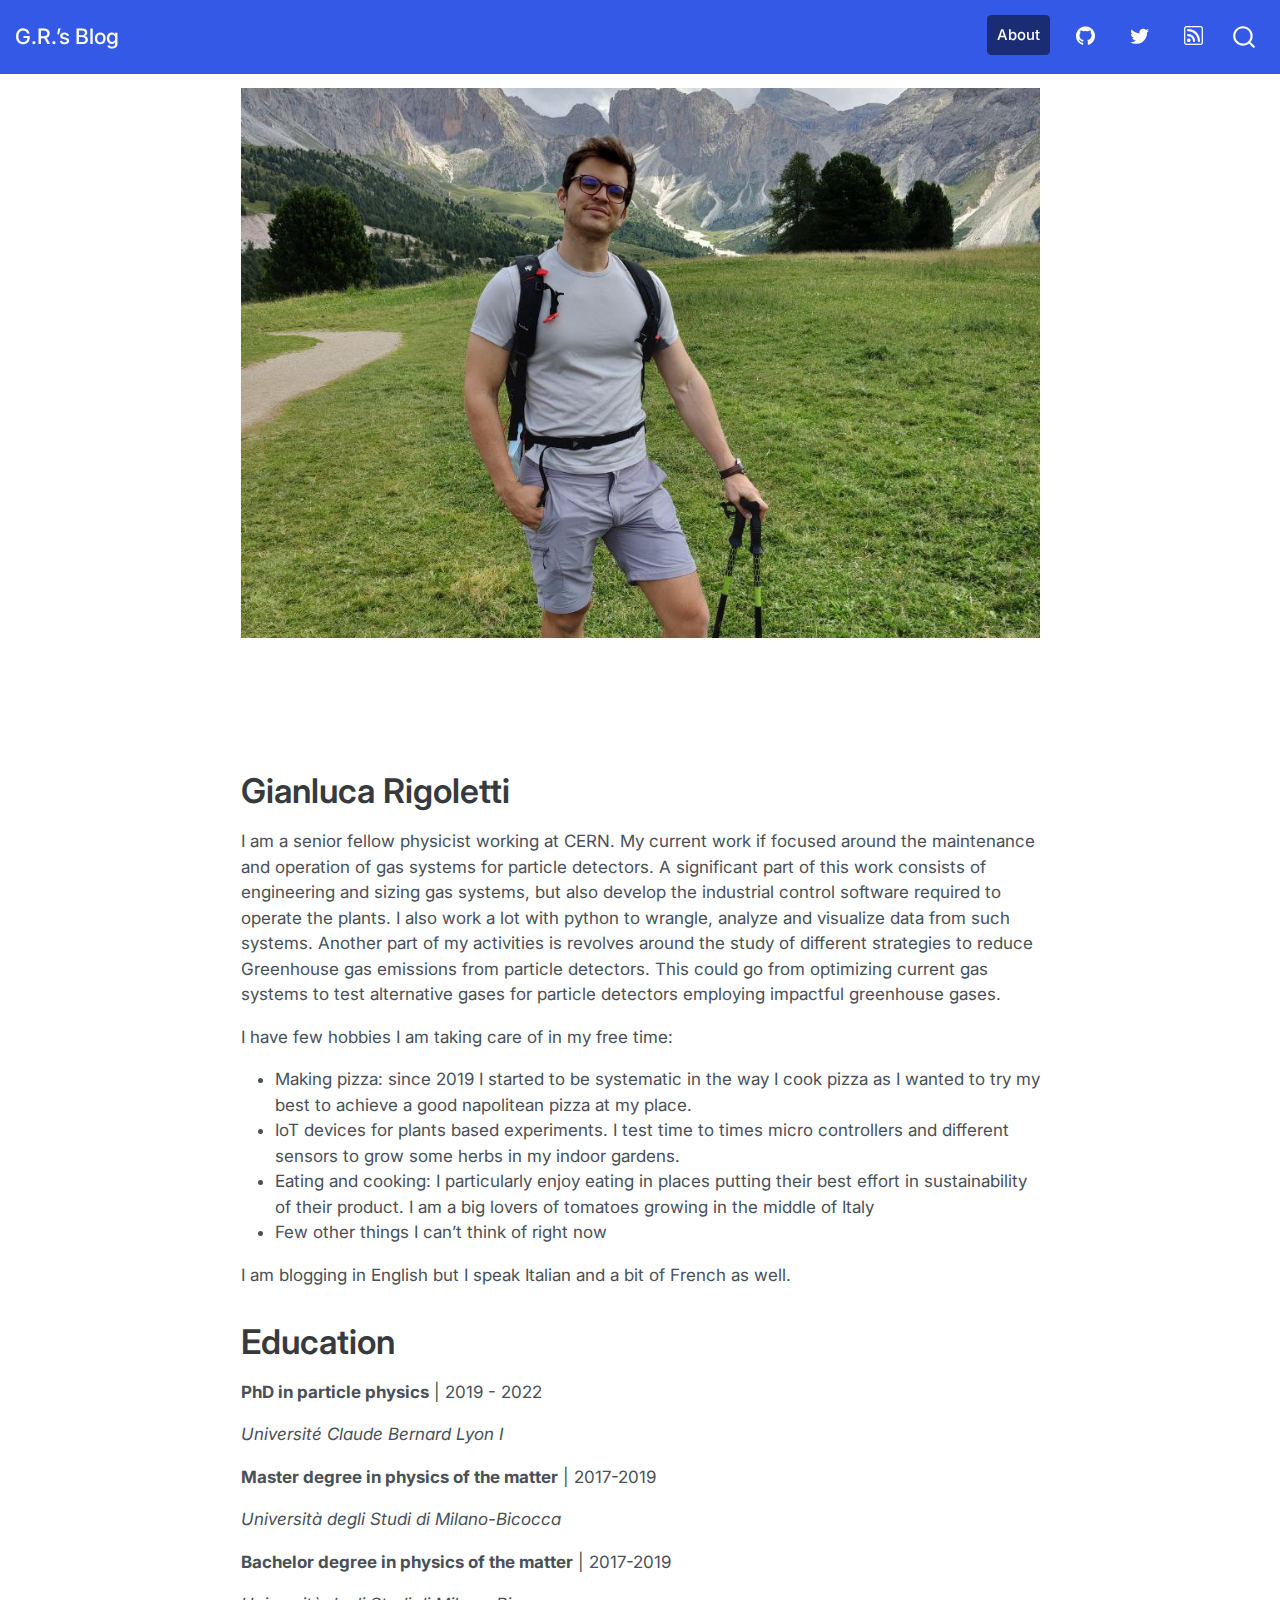
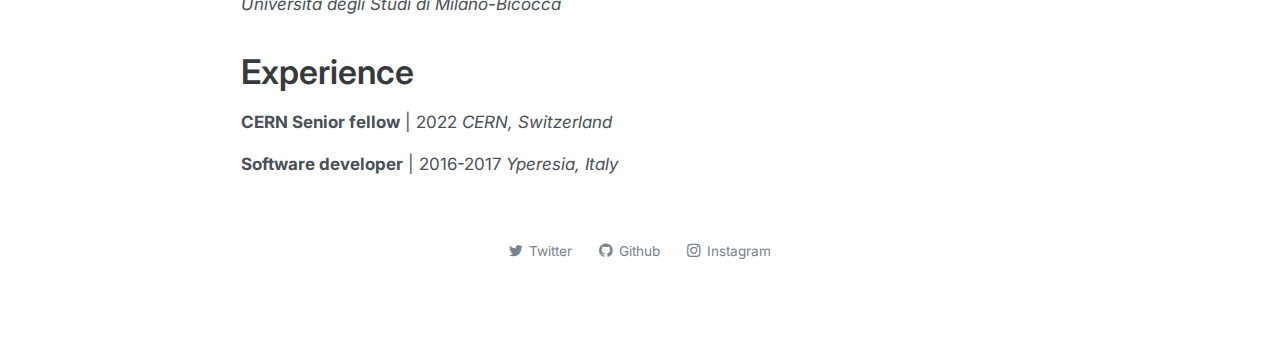
<file: docs/about.html>
<!DOCTYPE html>
<html xmlns="http://www.w3.org/1999/xhtml" lang="en" xml:lang="en"><head>

<meta charset="utf-8">
<meta name="generator" content="quarto-1.3.450">

<meta name="viewport" content="width=device-width, initial-scale=1.0, user-scalable=yes">


<title>G.R.’s Blog - About</title>
<style>
code{white-space: pre-wrap;}
span.smallcaps{font-variant: small-caps;}
div.columns{display: flex; gap: min(4vw, 1.5em);}
div.column{flex: auto; overflow-x: auto;}
div.hanging-indent{margin-left: 1.5em; text-indent: -1.5em;}
ul.task-list{list-style: none;}
ul.task-list li input[type="checkbox"] {
  width: 0.8em;
  margin: 0 0.8em 0.2em -1em; /* quarto-specific, see https://github.com/quarto-dev/quarto-cli/issues/4556 */ 
  vertical-align: middle;
}
</style>


<script src="site_libs/quarto-nav/quarto-nav.js"></script>
<script src="site_libs/quarto-nav/headroom.min.js"></script>
<script src="site_libs/clipboard/clipboard.min.js"></script>
<script src="site_libs/quarto-search/autocomplete.umd.js"></script>
<script src="site_libs/quarto-search/fuse.min.js"></script>
<script src="site_libs/quarto-search/quarto-search.js"></script>
<meta name="quarto:offset" content="./">
<script src="site_libs/quarto-html/quarto.js"></script>
<script src="site_libs/quarto-html/popper.min.js"></script>
<script src="site_libs/quarto-html/tippy.umd.min.js"></script>
<link href="site_libs/quarto-html/tippy.css" rel="stylesheet">
<link href="site_libs/quarto-html/quarto-syntax-highlighting.css" rel="stylesheet" id="quarto-text-highlighting-styles">
<script src="site_libs/bootstrap/bootstrap.min.js"></script>
<link href="site_libs/bootstrap/bootstrap-icons.css" rel="stylesheet">
<link href="site_libs/bootstrap/bootstrap.min.css" rel="stylesheet" id="quarto-bootstrap" data-mode="light">
<script id="quarto-search-options" type="application/json">{
  "location": "navbar",
  "copy-button": false,
  "collapse-after": 3,
  "panel-placement": "end",
  "type": "overlay",
  "limit": 20,
  "language": {
    "search-no-results-text": "No results",
    "search-matching-documents-text": "matching documents",
    "search-copy-link-title": "Copy link to search",
    "search-hide-matches-text": "Hide additional matches",
    "search-more-match-text": "more match in this document",
    "search-more-matches-text": "more matches in this document",
    "search-clear-button-title": "Clear",
    "search-detached-cancel-button-title": "Cancel",
    "search-submit-button-title": "Submit",
    "search-label": "Search"
  }
}</script>


<link rel="stylesheet" href="styles.css">
<meta property="og:title" content="G.R.’s Blog - About">
<meta property="og:description" content="">
<meta property="og:image" content="https://grigolet.github.io/profile.jpg">
<meta property="og:site-name" content="G.R.'s Blog">
<meta name="twitter:title" content="G.R.’s Blog - About">
<meta name="twitter:description" content="">
<meta name="twitter:image" content="https://grigolet.github.io/profile.jpg">
<meta name="twitter:card" content="summary_large_image">
</head>

<body class="nav-fixed fullcontent">

<div id="quarto-search-results"></div>
  <header id="quarto-header" class="headroom fixed-top">
    <nav class="navbar navbar-expand-lg navbar-dark ">
      <div class="navbar-container container-fluid">
      <div class="navbar-brand-container">
    <a class="navbar-brand" href="./index.html">
    <span class="navbar-title">G.R.’s Blog</span>
    </a>
  </div>
            <div id="quarto-search" class="" title="Search"></div>
          <button class="navbar-toggler" type="button" data-bs-toggle="collapse" data-bs-target="#navbarCollapse" aria-controls="navbarCollapse" aria-expanded="false" aria-label="Toggle navigation" onclick="if (window.quartoToggleHeadroom) { window.quartoToggleHeadroom(); }">
  <span class="navbar-toggler-icon"></span>
</button>
          <div class="collapse navbar-collapse" id="navbarCollapse">
            <ul class="navbar-nav navbar-nav-scroll ms-auto">
  <li class="nav-item">
    <a class="nav-link active" href="./about.html" rel="" target="" aria-current="page">
 <span class="menu-text">About</span></a>
  </li>  
  <li class="nav-item compact">
    <a class="nav-link" href="https://github.com/grigolet" rel="" target=""><i class="bi bi-github" role="img">
</i> 
 <span class="menu-text"></span></a>
  </li>  
  <li class="nav-item compact">
    <a class="nav-link" href="https://twitter.com/gianrigoletti" rel="" target=""><i class="bi bi-twitter" role="img">
</i> 
 <span class="menu-text"></span></a>
  </li>  
  <li class="nav-item compact">
    <a class="nav-link" href="./index.xml" rel="" target=""><i class="bi bi-rss" role="img">
</i> 
 <span class="menu-text"></span></a>
  </li>  
</ul>
            <div class="quarto-navbar-tools">
</div>
          </div> <!-- /navcollapse -->
      </div> <!-- /container-fluid -->
    </nav>
</header>
<!-- content -->
<div id="quarto-content" class="quarto-container page-columns page-rows-contents page-layout-article page-navbar">
<!-- sidebar -->
<!-- margin-sidebar -->
    
<!-- main -->
<div class="quarto-about-marquee">
  <div class="about-image-container">
    <img src="profile.jpg" class="about-image " style="width: 100%;">
  </div>
  <div class="about-contents">
    <header id="title-block-header" class="quarto-title-block default">
<div class="quarto-title">
<h1 class="title">About</h1>
</div>
<div class="quarto-title-meta">
  </div>
</header> <main class="content" id="quarto-document-content">
<section id="gianluca-rigoletti" class="level1">
<h1>Gianluca Rigoletti</h1>
<p>I am a senior fellow physicist working at CERN. My current work if focused around the maintenance and operation of gas systems for particle detectors. A significant part of this work consists of engineering and sizing gas systems, but also develop the industrial control software required to operate the plants. I also work a lot with python to wrangle, analyze and visualize data from such systems. Another part of my activities is revolves around the study of different strategies to reduce Greenhouse gas emissions from particle detectors. This could go from optimizing current gas systems to test alternative gases for particle detectors employing impactful greenhouse gases.</p>
<p>I have few hobbies I am taking care of in my free time:</p>
<ul>
<li>Making pizza: since 2019 I started to be systematic in the way I cook pizza as I wanted to try my best to achieve a good napolitean pizza at my place.</li>
<li>IoT devices for plants based experiments. I test time to times micro controllers and different sensors to grow some herbs in my indoor gardens.</li>
<li>Eating and cooking: I particularly enjoy eating in places putting their best effort in sustainability of their product. I am a big lovers of tomatoes growing in the middle of Italy</li>
<li>Few other things I can’t think of right now</li>
</ul>
<p>I am blogging in English but I speak Italian and a bit of French as well.</p>
</section>
<section id="education" class="level1">
<h1>Education</h1>
<p><strong>PhD in particle physics</strong> | 2019 - 2022</p>
<p><em>Université Claude Bernard Lyon I</em></p>
<p><strong>Master degree in physics of the matter</strong> | 2017-2019</p>
<p><em>Università degli Studi di Milano-Bicocca</em></p>
<p><strong>Bachelor degree in physics of the matter</strong> | 2017-2019</p>
<p><em>Università degli Studi di Milano-Bicocca</em></p>
</section>
<section id="experience" class="level1">
<h1>Experience</h1>
<p><strong>CERN Senior fellow</strong> | 2022 <em>CERN, Switzerland</em></p>
<p><strong>Software developer</strong> | 2016-2017 <em>Yperesia, Italy</em></p>


</section>
</main> 
    <div class="about-footer"><div class="about-links">
  <a href="https://twitter.com/gianrigoletti" class="about-link" rel="" target="">
    <i class="bi bi-twitter"></i>
     <span class="about-link-text">Twitter</span>
  </a>
  <a href="https://github.com/grigolet" class="about-link" rel="" target="">
    <i class="bi bi-github"></i>
     <span class="about-link-text">Github</span>
  </a>
  <a href="https://instagram.com/rigothemutt" class="about-link" rel="" target="">
    <i class="bi bi-instagram"></i>
     <span class="about-link-text">Instagram</span>
  </a>
</div>
</div>
  </div>
</div>
 <!-- /main -->
<script id="quarto-html-after-body" type="application/javascript">
window.document.addEventListener("DOMContentLoaded", function (event) {
  const toggleBodyColorMode = (bsSheetEl) => {
    const mode = bsSheetEl.getAttribute("data-mode");
    const bodyEl = window.document.querySelector("body");
    if (mode === "dark") {
      bodyEl.classList.add("quarto-dark");
      bodyEl.classList.remove("quarto-light");
    } else {
      bodyEl.classList.add("quarto-light");
      bodyEl.classList.remove("quarto-dark");
    }
  }
  const toggleBodyColorPrimary = () => {
    const bsSheetEl = window.document.querySelector("link#quarto-bootstrap");
    if (bsSheetEl) {
      toggleBodyColorMode(bsSheetEl);
    }
  }
  toggleBodyColorPrimary();  
  const isCodeAnnotation = (el) => {
    for (const clz of el.classList) {
      if (clz.startsWith('code-annotation-')) {                     
        return true;
      }
    }
    return false;
  }
  const clipboard = new window.ClipboardJS('.code-copy-button', {
    text: function(trigger) {
      const codeEl = trigger.previousElementSibling.cloneNode(true);
      for (const childEl of codeEl.children) {
        if (isCodeAnnotation(childEl)) {
          childEl.remove();
        }
      }
      return codeEl.innerText;
    }
  });
  clipboard.on('success', function(e) {
    // button target
    const button = e.trigger;
    // don't keep focus
    button.blur();
    // flash "checked"
    button.classList.add('code-copy-button-checked');
    var currentTitle = button.getAttribute("title");
    button.setAttribute("title", "Copied!");
    let tooltip;
    if (window.bootstrap) {
      button.setAttribute("data-bs-toggle", "tooltip");
      button.setAttribute("data-bs-placement", "left");
      button.setAttribute("data-bs-title", "Copied!");
      tooltip = new bootstrap.Tooltip(button, 
        { trigger: "manual", 
          customClass: "code-copy-button-tooltip",
          offset: [0, -8]});
      tooltip.show();    
    }
    setTimeout(function() {
      if (tooltip) {
        tooltip.hide();
        button.removeAttribute("data-bs-title");
        button.removeAttribute("data-bs-toggle");
        button.removeAttribute("data-bs-placement");
      }
      button.setAttribute("title", currentTitle);
      button.classList.remove('code-copy-button-checked');
    }, 1000);
    // clear code selection
    e.clearSelection();
  });
  function tippyHover(el, contentFn) {
    const config = {
      allowHTML: true,
      content: contentFn,
      maxWidth: 500,
      delay: 100,
      arrow: false,
      appendTo: function(el) {
          return el.parentElement;
      },
      interactive: true,
      interactiveBorder: 10,
      theme: 'quarto',
      placement: 'bottom-start'
    };
    window.tippy(el, config); 
  }
  const noterefs = window.document.querySelectorAll('a[role="doc-noteref"]');
  for (var i=0; i<noterefs.length; i++) {
    const ref = noterefs[i];
    tippyHover(ref, function() {
      // use id or data attribute instead here
      let href = ref.getAttribute('data-footnote-href') || ref.getAttribute('href');
      try { href = new URL(href).hash; } catch {}
      const id = href.replace(/^#\/?/, "");
      const note = window.document.getElementById(id);
      return note.innerHTML;
    });
  }
      let selectedAnnoteEl;
      const selectorForAnnotation = ( cell, annotation) => {
        let cellAttr = 'data-code-cell="' + cell + '"';
        let lineAttr = 'data-code-annotation="' +  annotation + '"';
        const selector = 'span[' + cellAttr + '][' + lineAttr + ']';
        return selector;
      }
      const selectCodeLines = (annoteEl) => {
        const doc = window.document;
        const targetCell = annoteEl.getAttribute("data-target-cell");
        const targetAnnotation = annoteEl.getAttribute("data-target-annotation");
        const annoteSpan = window.document.querySelector(selectorForAnnotation(targetCell, targetAnnotation));
        const lines = annoteSpan.getAttribute("data-code-lines").split(",");
        const lineIds = lines.map((line) => {
          return targetCell + "-" + line;
        })
        let top = null;
        let height = null;
        let parent = null;
        if (lineIds.length > 0) {
            //compute the position of the single el (top and bottom and make a div)
            const el = window.document.getElementById(lineIds[0]);
            top = el.offsetTop;
            height = el.offsetHeight;
            parent = el.parentElement.parentElement;
          if (lineIds.length > 1) {
            const lastEl = window.document.getElementById(lineIds[lineIds.length - 1]);
            const bottom = lastEl.offsetTop + lastEl.offsetHeight;
            height = bottom - top;
          }
          if (top !== null && height !== null && parent !== null) {
            // cook up a div (if necessary) and position it 
            let div = window.document.getElementById("code-annotation-line-highlight");
            if (div === null) {
              div = window.document.createElement("div");
              div.setAttribute("id", "code-annotation-line-highlight");
              div.style.position = 'absolute';
              parent.appendChild(div);
            }
            div.style.top = top - 2 + "px";
            div.style.height = height + 4 + "px";
            let gutterDiv = window.document.getElementById("code-annotation-line-highlight-gutter");
            if (gutterDiv === null) {
              gutterDiv = window.document.createElement("div");
              gutterDiv.setAttribute("id", "code-annotation-line-highlight-gutter");
              gutterDiv.style.position = 'absolute';
              const codeCell = window.document.getElementById(targetCell);
              const gutter = codeCell.querySelector('.code-annotation-gutter');
              gutter.appendChild(gutterDiv);
            }
            gutterDiv.style.top = top - 2 + "px";
            gutterDiv.style.height = height + 4 + "px";
          }
          selectedAnnoteEl = annoteEl;
        }
      };
      const unselectCodeLines = () => {
        const elementsIds = ["code-annotation-line-highlight", "code-annotation-line-highlight-gutter"];
        elementsIds.forEach((elId) => {
          const div = window.document.getElementById(elId);
          if (div) {
            div.remove();
          }
        });
        selectedAnnoteEl = undefined;
      };
      // Attach click handler to the DT
      const annoteDls = window.document.querySelectorAll('dt[data-target-cell]');
      for (const annoteDlNode of annoteDls) {
        annoteDlNode.addEventListener('click', (event) => {
          const clickedEl = event.target;
          if (clickedEl !== selectedAnnoteEl) {
            unselectCodeLines();
            const activeEl = window.document.querySelector('dt[data-target-cell].code-annotation-active');
            if (activeEl) {
              activeEl.classList.remove('code-annotation-active');
            }
            selectCodeLines(clickedEl);
            clickedEl.classList.add('code-annotation-active');
          } else {
            // Unselect the line
            unselectCodeLines();
            clickedEl.classList.remove('code-annotation-active');
          }
        });
      }
  const findCites = (el) => {
    const parentEl = el.parentElement;
    if (parentEl) {
      const cites = parentEl.dataset.cites;
      if (cites) {
        return {
          el,
          cites: cites.split(' ')
        };
      } else {
        return findCites(el.parentElement)
      }
    } else {
      return undefined;
    }
  };
  var bibliorefs = window.document.querySelectorAll('a[role="doc-biblioref"]');
  for (var i=0; i<bibliorefs.length; i++) {
    const ref = bibliorefs[i];
    const citeInfo = findCites(ref);
    if (citeInfo) {
      tippyHover(citeInfo.el, function() {
        var popup = window.document.createElement('div');
        citeInfo.cites.forEach(function(cite) {
          var citeDiv = window.document.createElement('div');
          citeDiv.classList.add('hanging-indent');
          citeDiv.classList.add('csl-entry');
          var biblioDiv = window.document.getElementById('ref-' + cite);
          if (biblioDiv) {
            citeDiv.innerHTML = biblioDiv.innerHTML;
          }
          popup.appendChild(citeDiv);
        });
        return popup.innerHTML;
      });
    }
  }
});
</script>
</div> <!-- /content -->



</body></html>
</file>
<file: docs/site_libs/quarto-html/tippy.css>
.tippy-box[data-animation=fade][data-state=hidden]{opacity:0}[data-tippy-root]{max-width:calc(100vw - 10px)}.tippy-box{position:relative;background-color:#333;color:#fff;border-radius:4px;font-size:14px;line-height:1.4;white-space:normal;outline:0;transition-property:transform,visibility,opacity}.tippy-box[data-placement^=top]>.tippy-arrow{bottom:0}.tippy-box[data-placement^=top]>.tippy-arrow:before{bottom:-7px;left:0;border-width:8px 8px 0;border-top-color:initial;transform-origin:center top}.tippy-box[data-placement^=bottom]>.tippy-arrow{top:0}.tippy-box[data-placement^=bottom]>.tippy-arrow:before{top:-7px;left:0;border-width:0 8px 8px;border-bottom-color:initial;transform-origin:center bottom}.tippy-box[data-placement^=left]>.tippy-arrow{right:0}.tippy-box[data-placement^=left]>.tippy-arrow:before{border-width:8px 0 8px 8px;border-left-color:initial;right:-7px;transform-origin:center left}.tippy-box[data-placement^=right]>.tippy-arrow{left:0}.tippy-box[data-placement^=right]>.tippy-arrow:before{left:-7px;border-width:8px 8px 8px 0;border-right-color:initial;transform-origin:center right}.tippy-box[data-inertia][data-state=visible]{transition-timing-function:cubic-bezier(.54,1.5,.38,1.11)}.tippy-arrow{width:16px;height:16px;color:#333}.tippy-arrow:before{content:"";position:absolute;border-color:transparent;border-style:solid}.tippy-content{position:relative;padding:5px 9px;z-index:1}
</file>
<file: docs/site_libs/quarto-html/quarto-syntax-highlighting.css>
/* quarto syntax highlight colors */
:root {
  --quarto-hl-ot-color: #003B4F;
  --quarto-hl-at-color: #657422;
  --quarto-hl-ss-color: #20794D;
  --quarto-hl-an-color: #5E5E5E;
  --quarto-hl-fu-color: #4758AB;
  --quarto-hl-st-color: #20794D;
  --quarto-hl-cf-color: #003B4F;
  --quarto-hl-op-color: #5E5E5E;
  --quarto-hl-er-color: #AD0000;
  --quarto-hl-bn-color: #AD0000;
  --quarto-hl-al-color: #AD0000;
  --quarto-hl-va-color: #111111;
  --quarto-hl-bu-color: inherit;
  --quarto-hl-ex-color: inherit;
  --quarto-hl-pp-color: #AD0000;
  --quarto-hl-in-color: #5E5E5E;
  --quarto-hl-vs-color: #20794D;
  --quarto-hl-wa-color: #5E5E5E;
  --quarto-hl-do-color: #5E5E5E;
  --quarto-hl-im-color: #00769E;
  --quarto-hl-ch-color: #20794D;
  --quarto-hl-dt-color: #AD0000;
  --quarto-hl-fl-color: #AD0000;
  --quarto-hl-co-color: #5E5E5E;
  --quarto-hl-cv-color: #5E5E5E;
  --quarto-hl-cn-color: #8f5902;
  --quarto-hl-sc-color: #5E5E5E;
  --quarto-hl-dv-color: #AD0000;
  --quarto-hl-kw-color: #003B4F;
}

/* other quarto variables */
:root {
  --quarto-font-monospace: SFMono-Regular, Menlo, Monaco, Consolas, "Liberation Mono", "Courier New", monospace;
}

pre > code.sourceCode > span {
  color: #003B4F;
}

code span {
  color: #003B4F;
}

code.sourceCode > span {
  color: #003B4F;
}

div.sourceCode,
div.sourceCode pre.sourceCode {
  color: #003B4F;
}

code span.ot {
  color: #003B4F;
  font-style: inherit;
}

code span.at {
  color: #657422;
  font-style: inherit;
}

code span.ss {
  color: #20794D;
  font-style: inherit;
}

code span.an {
  color: #5E5E5E;
  font-style: inherit;
}

code span.fu {
  color: #4758AB;
  font-style: inherit;
}

code span.st {
  color: #20794D;
  font-style: inherit;
}

code span.cf {
  color: #003B4F;
  font-style: inherit;
}

code span.op {
  color: #5E5E5E;
  font-style: inherit;
}

code span.er {
  color: #AD0000;
  font-style: inherit;
}

code span.bn {
  color: #AD0000;
  font-style: inherit;
}

code span.al {
  color: #AD0000;
  font-style: inherit;
}

code span.va {
  color: #111111;
  font-style: inherit;
}

code span.bu {
  font-style: inherit;
}

code span.ex {
  font-style: inherit;
}

code span.pp {
  color: #AD0000;
  font-style: inherit;
}

code span.in {
  color: #5E5E5E;
  font-style: inherit;
}

code span.vs {
  color: #20794D;
  font-style: inherit;
}

code span.wa {
  color: #5E5E5E;
  font-style: italic;
}

code span.do {
  color: #5E5E5E;
  font-style: italic;
}

code span.im {
  color: #00769E;
  font-style: inherit;
}

code span.ch {
  color: #20794D;
  font-style: inherit;
}

code span.dt {
  color: #AD0000;
  font-style: inherit;
}

code span.fl {
  color: #AD0000;
  font-style: inherit;
}

code span.co {
  color: #5E5E5E;
  font-style: inherit;
}

code span.cv {
  color: #5E5E5E;
  font-style: italic;
}

code span.cn {
  color: #8f5902;
  font-style: inherit;
}

code span.sc {
  color: #5E5E5E;
  font-style: inherit;
}

code span.dv {
  color: #AD0000;
  font-style: inherit;
}

code span.kw {
  color: #003B4F;
  font-style: inherit;
}

.prevent-inlining {
  content: "</";
}

/*# sourceMappingURL=debc5d5d77c3f9108843748ff7464032.css.map */
</file>
<file: docs/styles.css>
h1.title {
    color:white;
}

code {
    white-space: pre-wrap;
}

.quarto-categories {
    flex-wrap: wrap;
}

.quarto-category {
    margin-top: 0.5rem;
}
</file>
